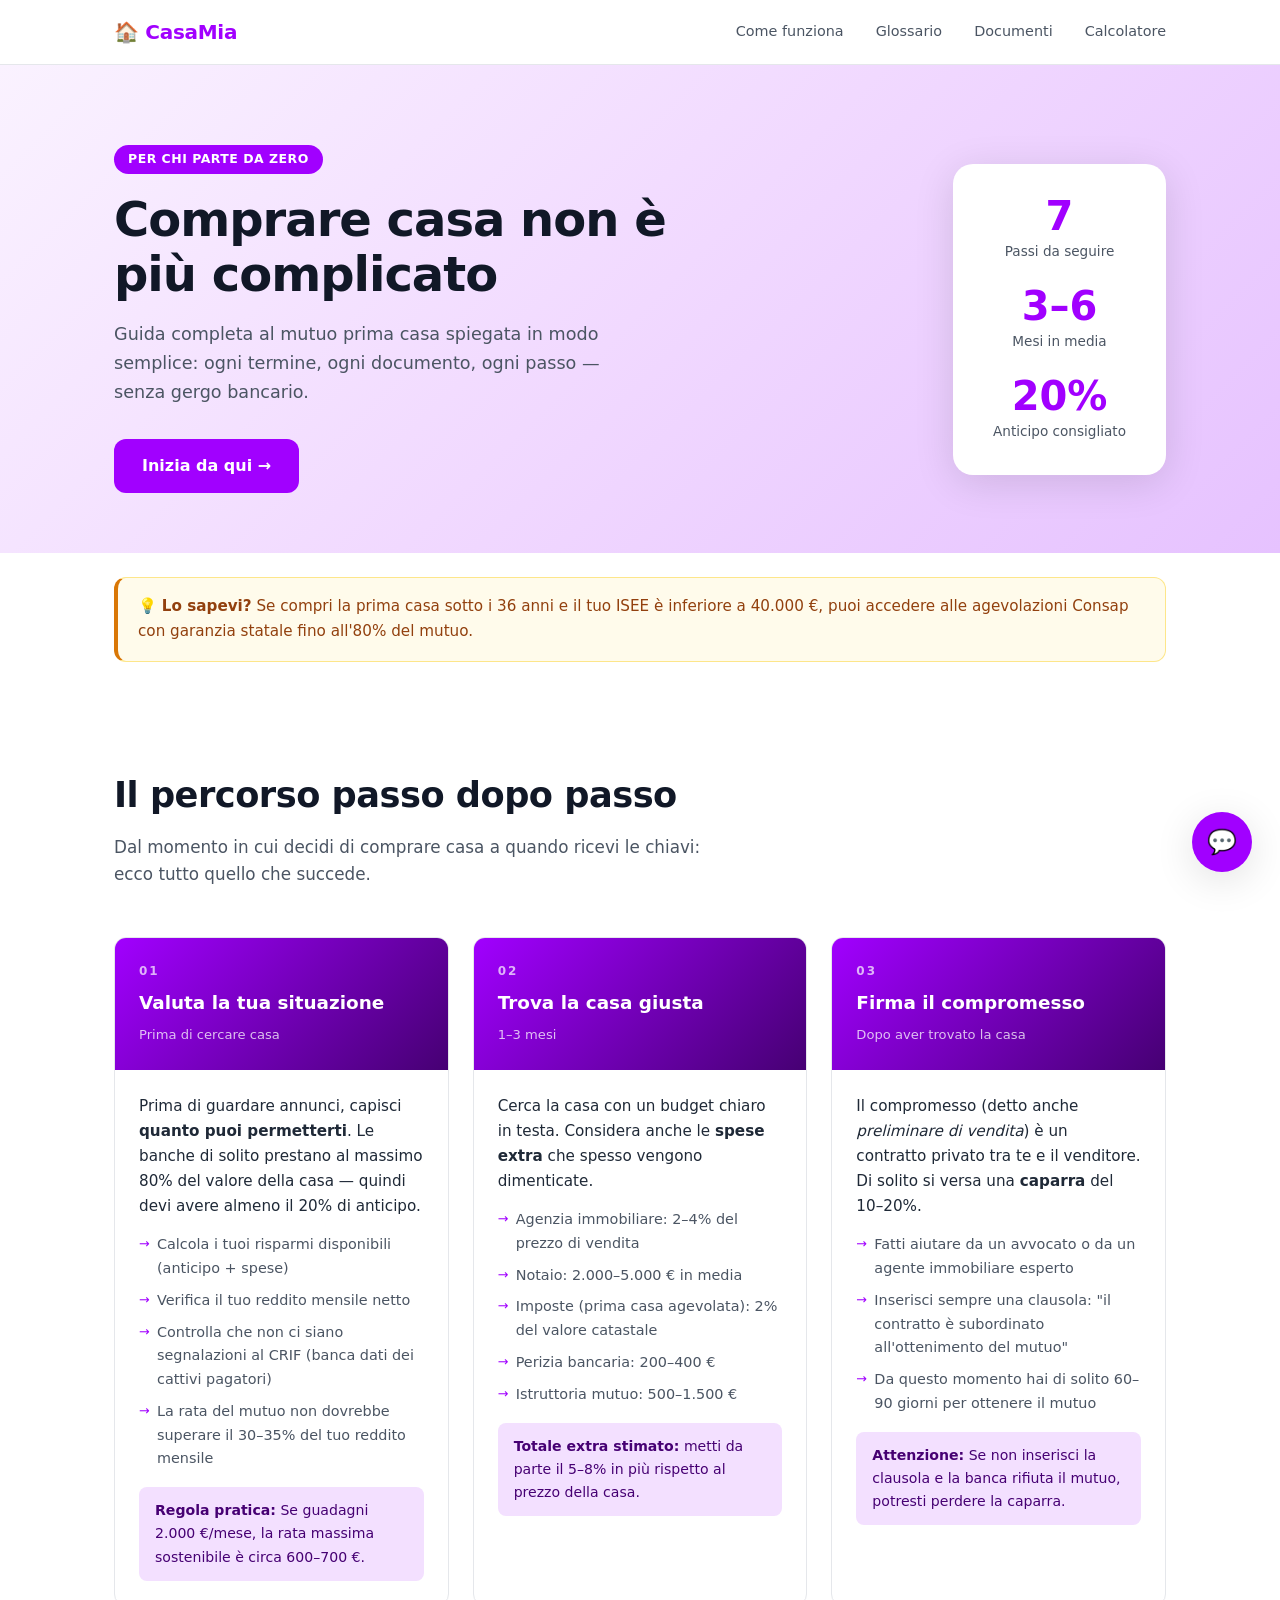
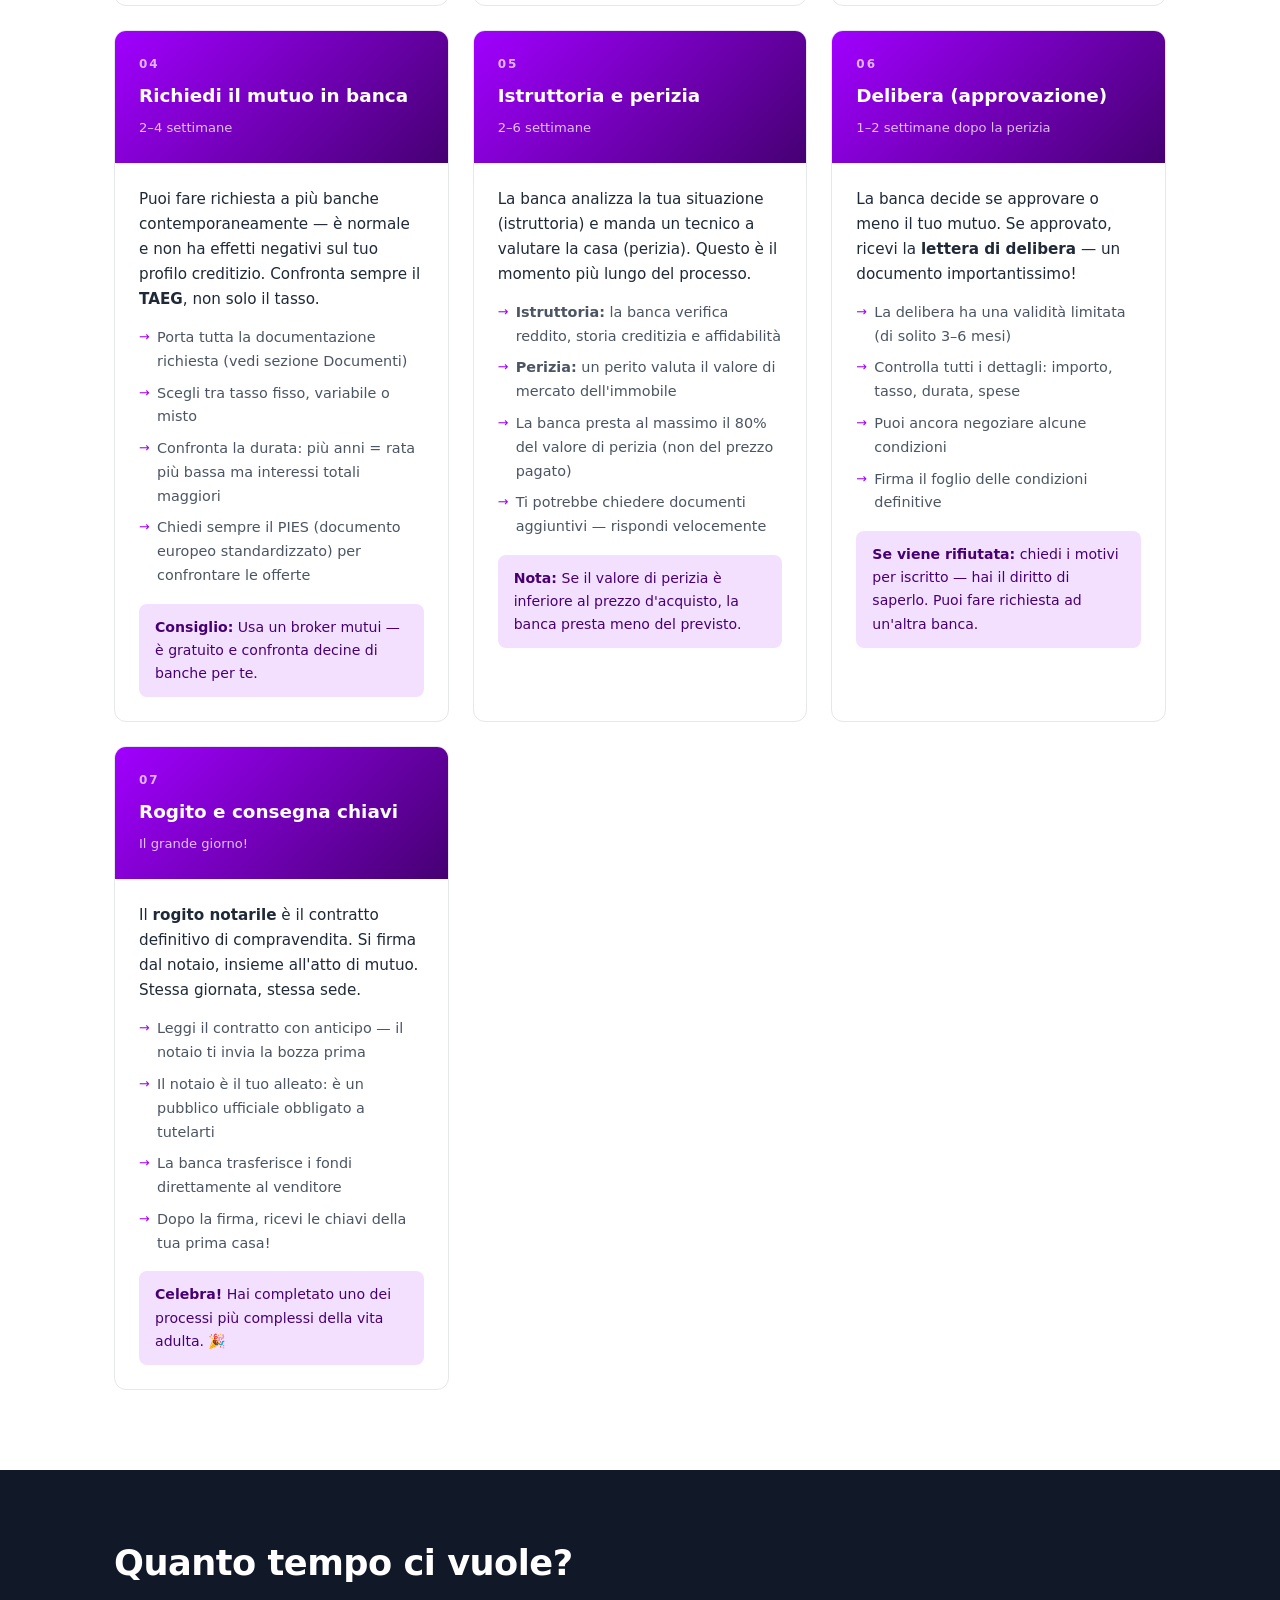
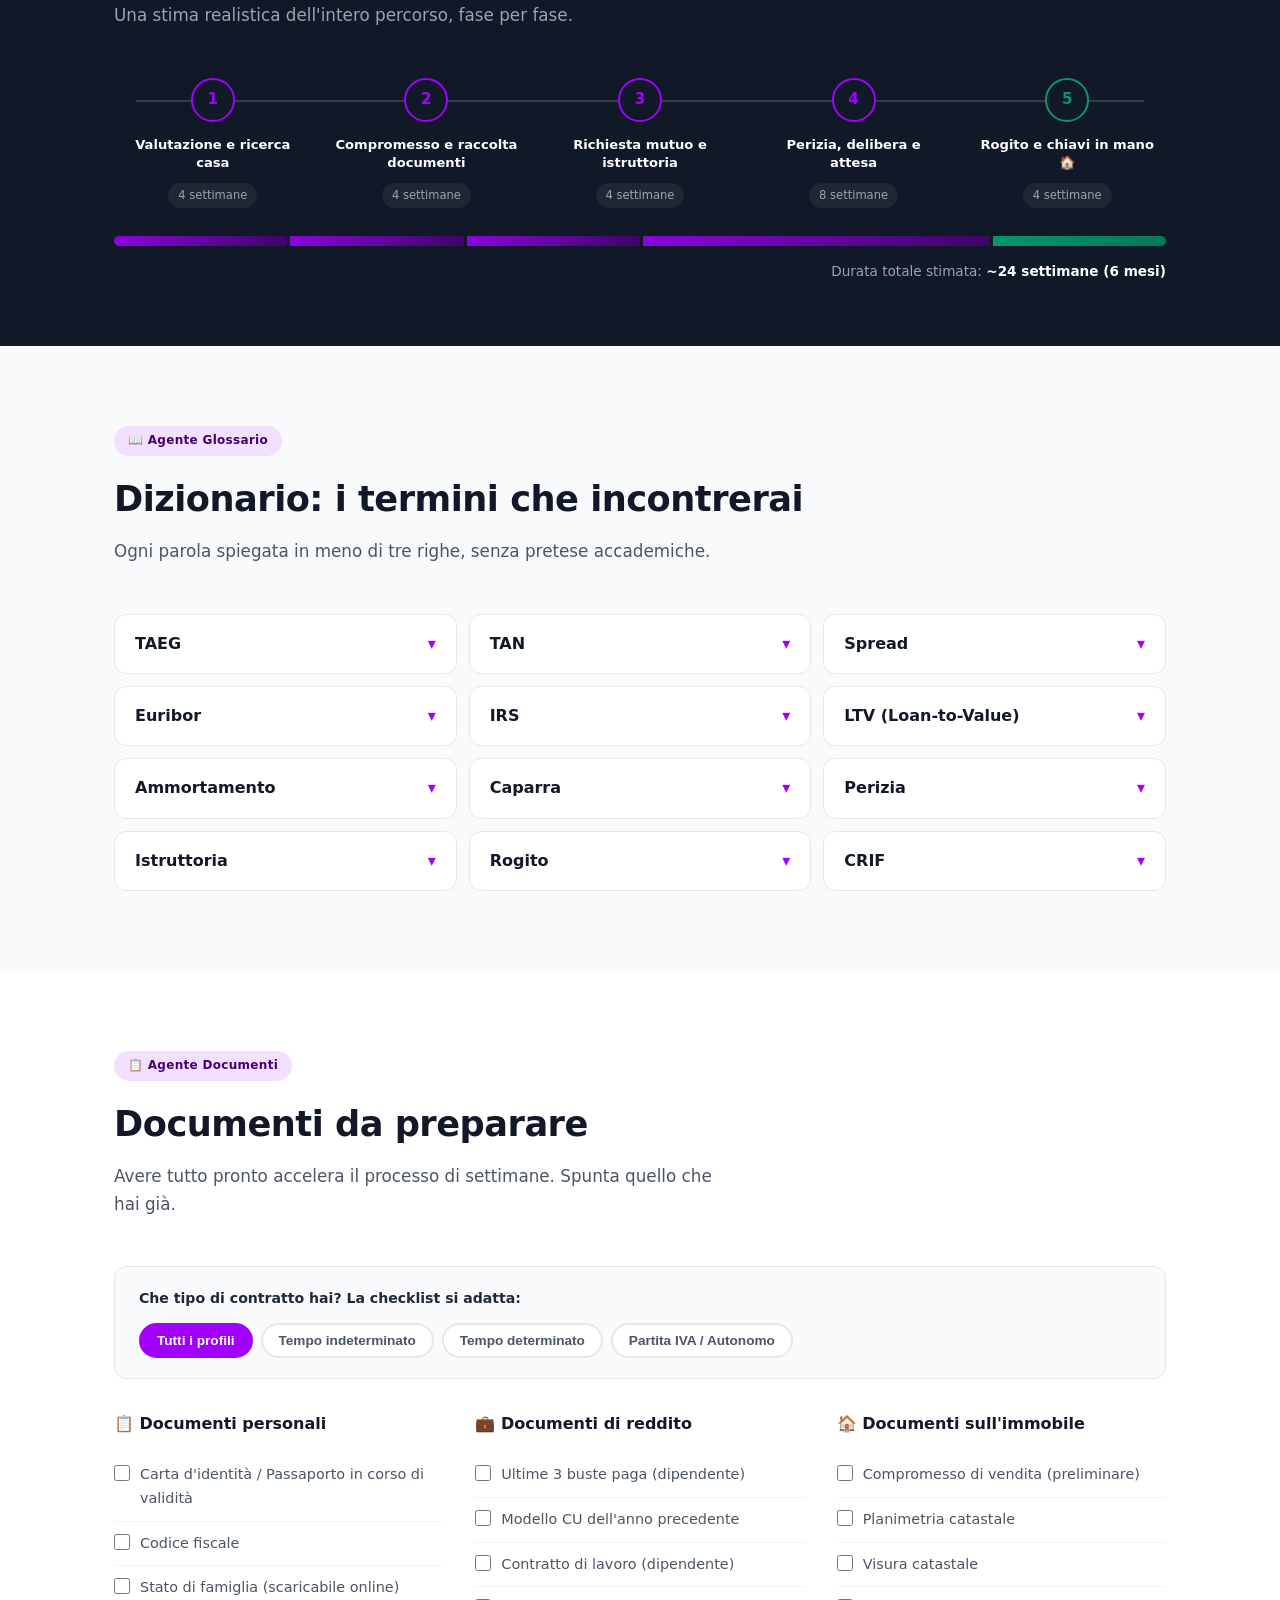
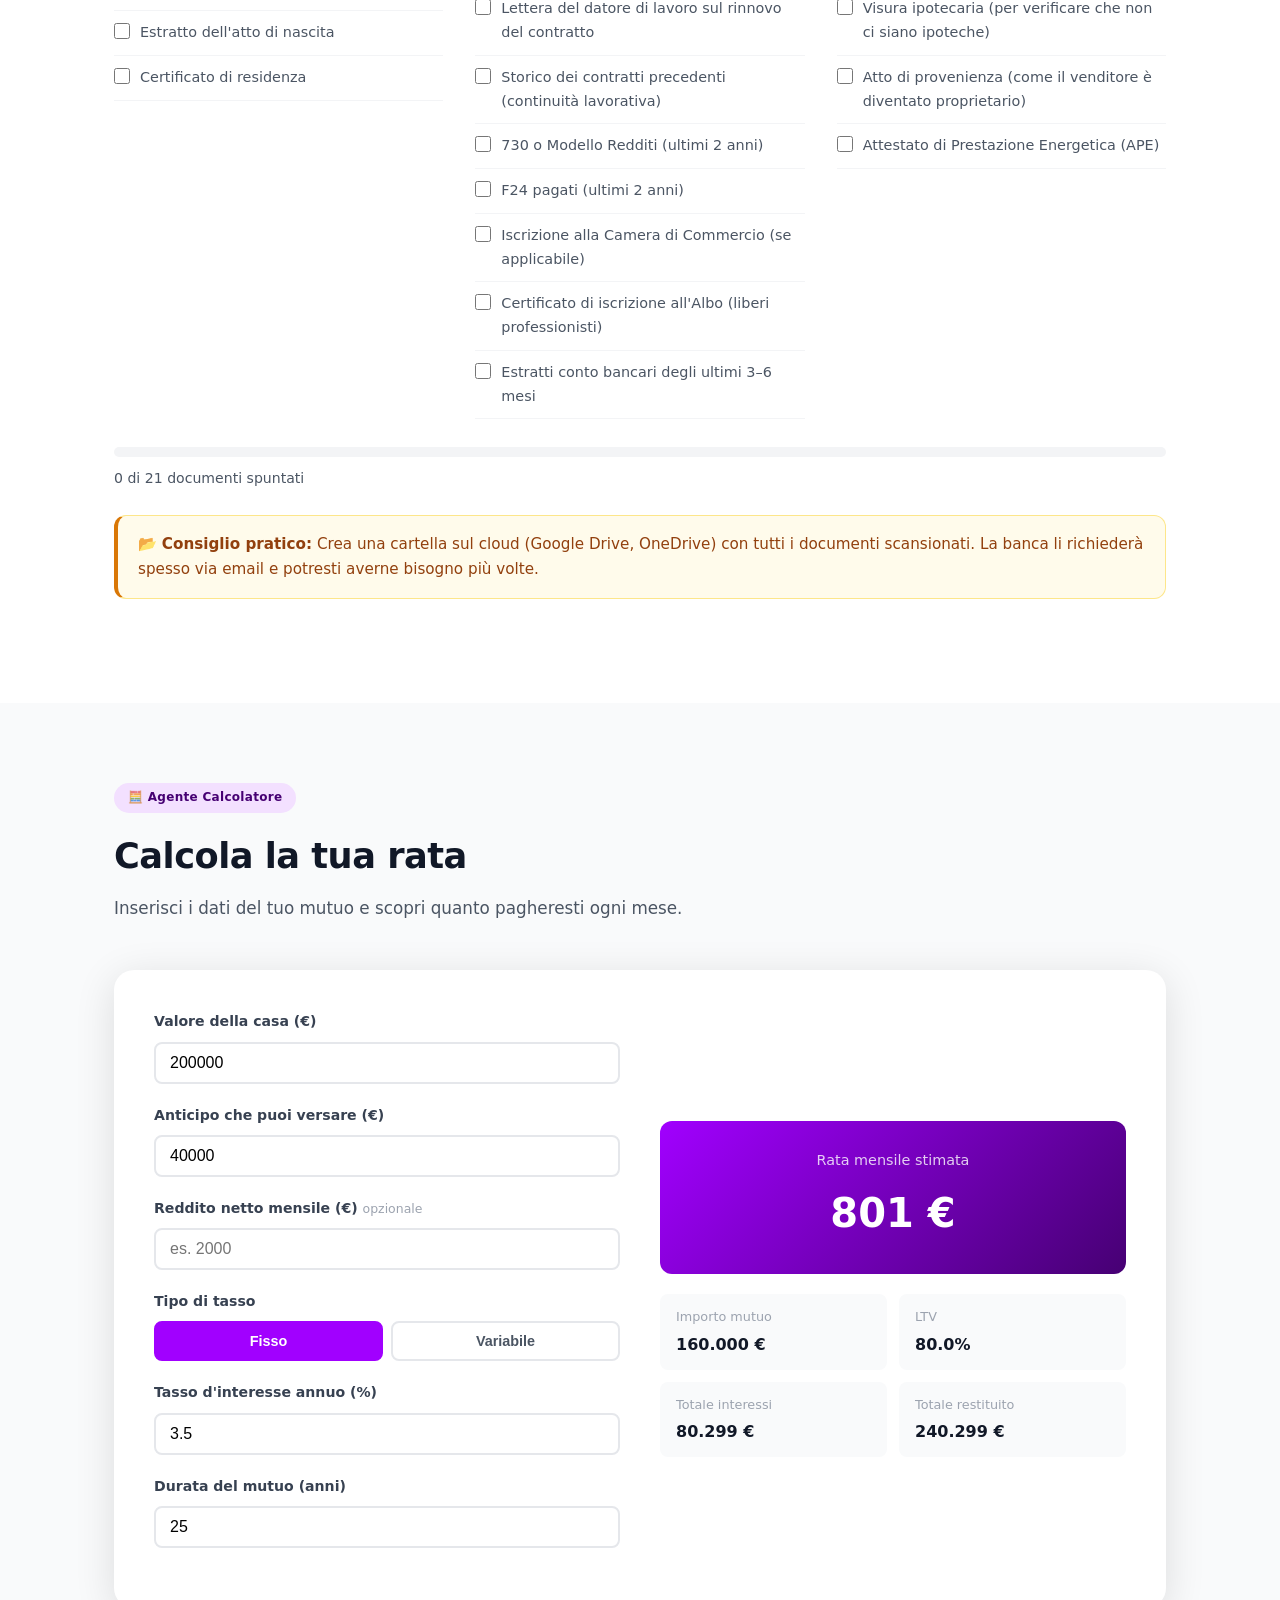
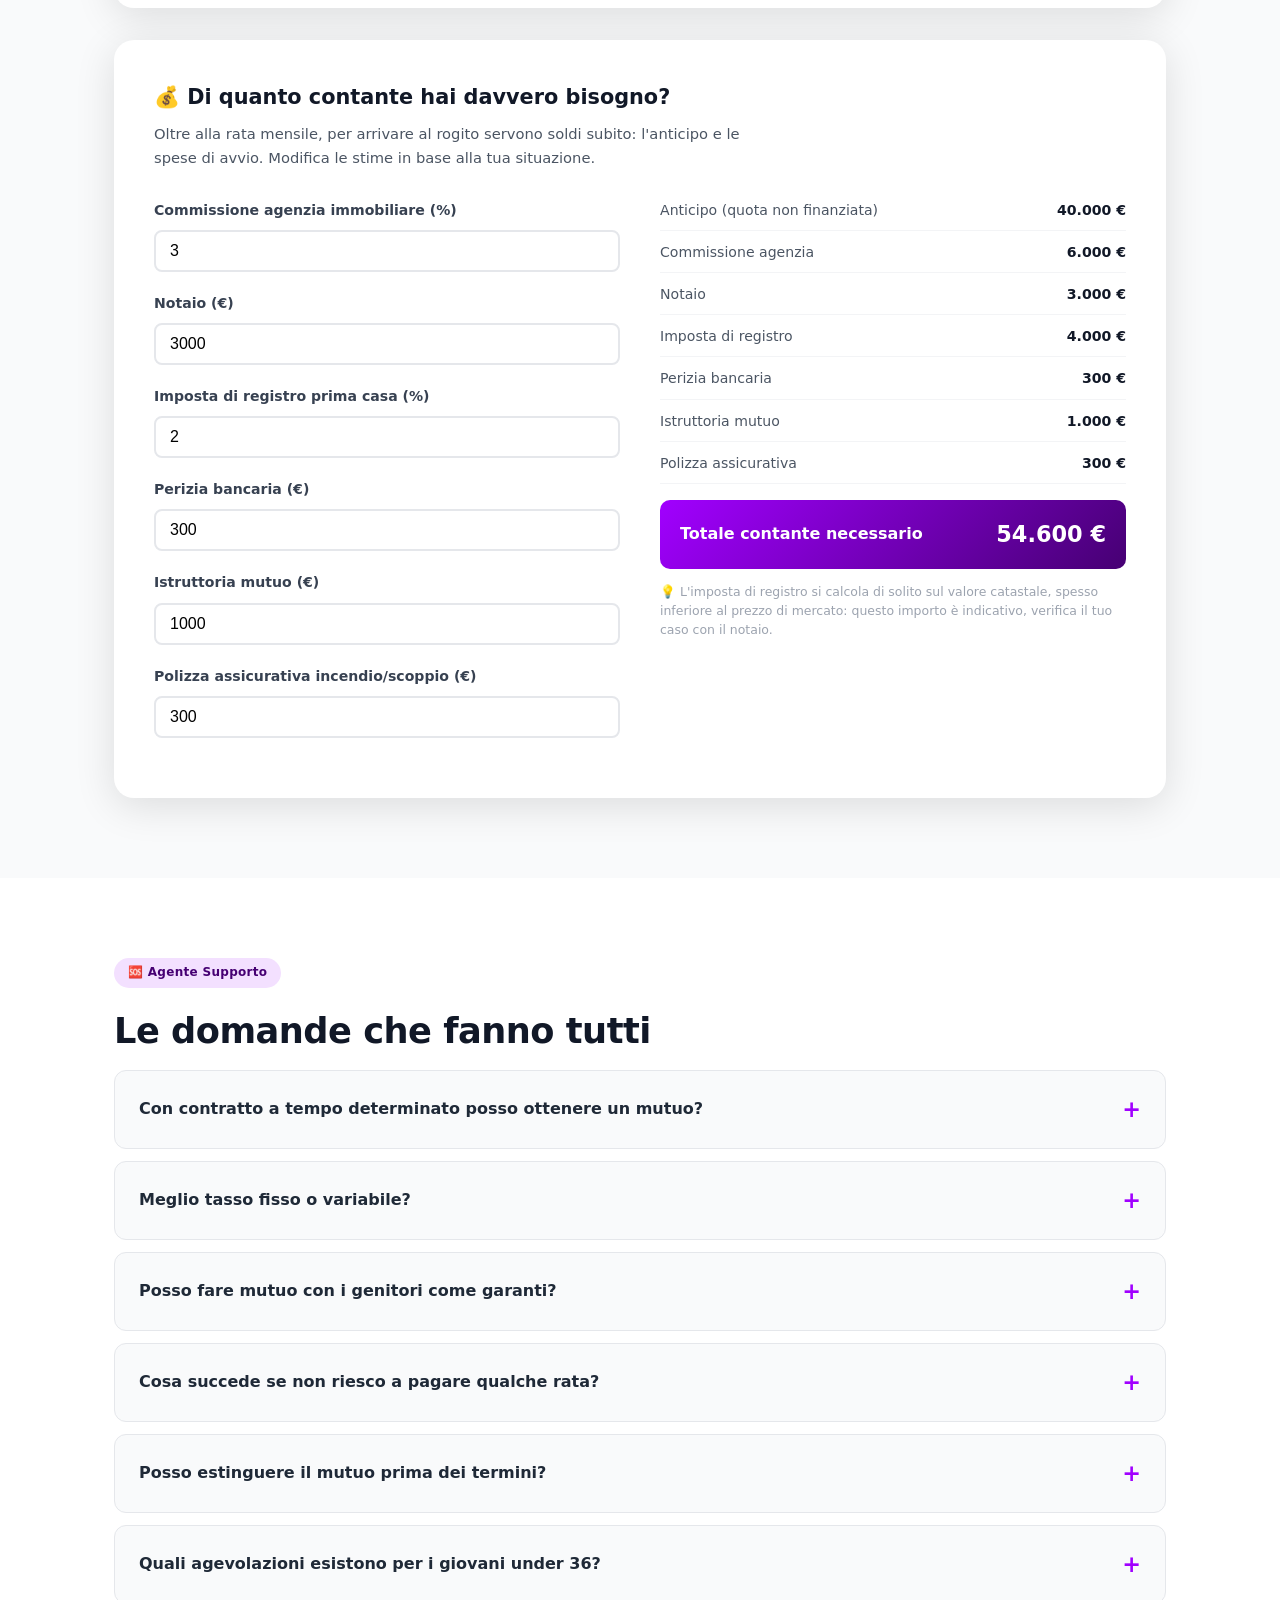
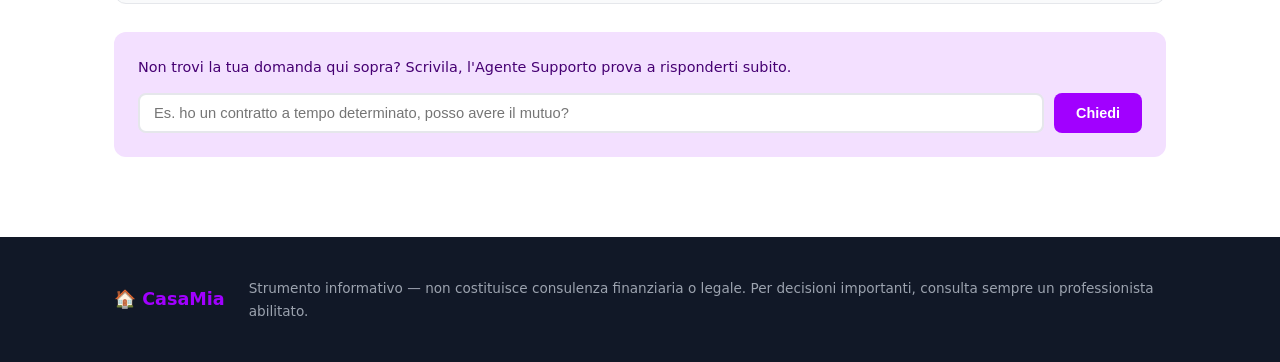
<file: app/index.html>
<!DOCTYPE html>
<html lang="it">
<head>
  <meta charset="UTF-8" />
  <meta name="viewport" content="width=device-width, initial-scale=1.0" />
  <title>CasaMia — Guida al Mutuo Prima Casa</title>
  <link rel="stylesheet" href="styles.css" />
</head>
<body>

  <!-- HEADER -->
  <header class="site-header">
    <div class="container header-inner">
      <div class="logo">🏠 CasaMia</div>
      <nav class="main-nav">
        <a href="#steps">Come funziona</a>
        <a href="#glossary">Glossario</a>
        <a href="#documents">Documenti</a>
        <a href="#calculator">Calcolatore</a>
      </nav>
    </div>
  </header>

  <!-- HERO -->
  <section class="hero">
    <div class="container hero-inner">
      <div class="hero-text">
        <span class="hero-badge">Per chi parte da zero</span>
        <h1>Comprare casa non è<br>più complicato</h1>
        <p class="hero-sub">Guida completa al mutuo prima casa spiegata in modo semplice: ogni termine, ogni documento, ogni passo — senza gergo bancario.</p>
        <a href="#steps" class="btn btn-primary">Inizia da qui →</a>
      </div>
      <div class="hero-card">
        <div class="mini-stats">
          <div class="mini-stat"><span class="stat-num">7</span><span class="stat-label">Passi da seguire</span></div>
          <div class="mini-stat"><span class="stat-num">3–6</span><span class="stat-label">Mesi in media</span></div>
          <div class="mini-stat"><span class="stat-num">20%</span><span class="stat-label">Anticipo consigliato</span></div>
        </div>
      </div>
    </div>
  </section>

  <!-- ALERT INFO -->
  <div class="container">
    <div class="info-banner">
      💡 <strong>Lo sapevi?</strong> Se compri la prima casa sotto i 36 anni e il tuo ISEE è inferiore a 40.000 €, puoi accedere alle agevolazioni Consap con garanzia statale fino all'80% del mutuo.
    </div>
  </div>

  <!-- STEP-BY-STEP -->
  <section id="steps" class="section">
    <div class="container">
      <h2 class="section-title">Il percorso passo dopo passo</h2>
      <p class="section-sub">Dal momento in cui decidi di comprare casa a quando ricevi le chiavi: ecco tutto quello che succede.</p>

      <div class="steps-grid">

        <article class="step-card" data-step="1">
          <div class="step-header">
            <div class="step-num">01</div>
            <h3>Valuta la tua situazione</h3>
            <div class="step-time">Prima di cercare casa</div>
          </div>
          <div class="step-body">
            <p>Prima di guardare annunci, capisci <strong>quanto puoi permetterti</strong>. Le banche di solito prestano al massimo 80% del valore della casa — quindi devi avere almeno il 20% di anticipo.</p>
            <ul>
              <li>Calcola i tuoi risparmi disponibili (anticipo + spese)</li>
              <li>Verifica il tuo reddito mensile netto</li>
              <li>Controlla che non ci siano segnalazioni al CRIF (banca dati dei cattivi pagatori)</li>
              <li>La rata del mutuo non dovrebbe superare il 30–35% del tuo reddito mensile</li>
            </ul>
            <div class="tip-box">
              <strong>Regola pratica:</strong> Se guadagni 2.000 €/mese, la rata massima sostenibile è circa 600–700 €.
            </div>
          </div>
        </article>

        <article class="step-card" data-step="2">
          <div class="step-header">
            <div class="step-num">02</div>
            <h3>Trova la casa giusta</h3>
            <div class="step-time">1–3 mesi</div>
          </div>
          <div class="step-body">
            <p>Cerca la casa con un budget chiaro in testa. Considera anche le <strong>spese extra</strong> che spesso vengono dimenticate.</p>
            <ul>
              <li>Agenzia immobiliare: 2–4% del prezzo di vendita</li>
              <li>Notaio: 2.000–5.000 € in media</li>
              <li>Imposte (prima casa agevolata): 2% del valore catastale</li>
              <li>Perizia bancaria: 200–400 €</li>
              <li>Istruttoria mutuo: 500–1.500 €</li>
            </ul>
            <div class="tip-box">
              <strong>Totale extra stimato:</strong> metti da parte il 5–8% in più rispetto al prezzo della casa.
            </div>
          </div>
        </article>

        <article class="step-card" data-step="3">
          <div class="step-header">
            <div class="step-num">03</div>
            <h3>Firma il compromesso</h3>
            <div class="step-time">Dopo aver trovato la casa</div>
          </div>
          <div class="step-body">
            <p>Il compromesso (detto anche <em>preliminare di vendita</em>) è un contratto privato tra te e il venditore. Di solito si versa una <strong>caparra</strong> del 10–20%.</p>
            <ul>
              <li>Fatti aiutare da un avvocato o da un agente immobiliare esperto</li>
              <li>Inserisci sempre una clausola: "il contratto è subordinato all'ottenimento del mutuo"</li>
              <li>Da questo momento hai di solito 60–90 giorni per ottenere il mutuo</li>
            </ul>
            <div class="tip-box">
              <strong>Attenzione:</strong> Se non inserisci la clausola e la banca rifiuta il mutuo, potresti perdere la caparra.
            </div>
          </div>
        </article>

        <article class="step-card" data-step="4">
          <div class="step-header">
            <div class="step-num">04</div>
            <h3>Richiedi il mutuo in banca</h3>
            <div class="step-time">2–4 settimane</div>
          </div>
          <div class="step-body">
            <p>Puoi fare richiesta a più banche contemporaneamente — è normale e non ha effetti negativi sul tuo profilo creditizio. Confronta sempre il <strong>TAEG</strong>, non solo il tasso.</p>
            <ul>
              <li>Porta tutta la documentazione richiesta (vedi sezione Documenti)</li>
              <li>Scegli tra tasso fisso, variabile o misto</li>
              <li>Confronta la durata: più anni = rata più bassa ma interessi totali maggiori</li>
              <li>Chiedi sempre il PIES (documento europeo standardizzato) per confrontare le offerte</li>
            </ul>
            <div class="tip-box">
              <strong>Consiglio:</strong> Usa un broker mutui — è gratuito e confronta decine di banche per te.
            </div>
          </div>
        </article>

        <article class="step-card" data-step="5">
          <div class="step-header">
            <div class="step-num">05</div>
            <h3>Istruttoria e perizia</h3>
            <div class="step-time">2–6 settimane</div>
          </div>
          <div class="step-body">
            <p>La banca analizza la tua situazione (istruttoria) e manda un tecnico a valutare la casa (perizia). Questo è il momento più lungo del processo.</p>
            <ul>
              <li><strong>Istruttoria:</strong> la banca verifica reddito, storia creditizia e affidabilità</li>
              <li><strong>Perizia:</strong> un perito valuta il valore di mercato dell'immobile</li>
              <li>La banca presta al massimo il 80% del valore di perizia (non del prezzo pagato)</li>
              <li>Ti potrebbe chiedere documenti aggiuntivi — rispondi velocemente</li>
            </ul>
            <div class="tip-box">
              <strong>Nota:</strong> Se il valore di perizia è inferiore al prezzo d'acquisto, la banca presta meno del previsto.
            </div>
          </div>
        </article>

        <article class="step-card" data-step="6">
          <div class="step-header">
            <div class="step-num">06</div>
            <h3>Delibera (approvazione)</h3>
            <div class="step-time">1–2 settimane dopo la perizia</div>
          </div>
          <div class="step-body">
            <p>La banca decide se approvare o meno il tuo mutuo. Se approvato, ricevi la <strong>lettera di delibera</strong> — un documento importantissimo!</p>
            <ul>
              <li>La delibera ha una validità limitata (di solito 3–6 mesi)</li>
              <li>Controlla tutti i dettagli: importo, tasso, durata, spese</li>
              <li>Puoi ancora negoziare alcune condizioni</li>
              <li>Firma il foglio delle condizioni definitive</li>
            </ul>
            <div class="tip-box">
              <strong>Se viene rifiutata:</strong> chiedi i motivi per iscritto — hai il diritto di saperlo. Puoi fare richiesta ad un'altra banca.
            </div>
          </div>
        </article>

        <article class="step-card" data-step="7">
          <div class="step-header">
            <div class="step-num">07</div>
            <h3>Rogito e consegna chiavi</h3>
            <div class="step-time">Il grande giorno!</div>
          </div>
          <div class="step-body">
            <p>Il <strong>rogito notarile</strong> è il contratto definitivo di compravendita. Si firma dal notaio, insieme all'atto di mutuo. Stessa giornata, stessa sede.</p>
            <ul>
              <li>Leggi il contratto con anticipo — il notaio ti invia la bozza prima</li>
              <li>Il notaio è il tuo alleato: è un pubblico ufficiale obbligato a tutelarti</li>
              <li>La banca trasferisce i fondi direttamente al venditore</li>
              <li>Dopo la firma, ricevi le chiavi della tua prima casa!</li>
            </ul>
            <div class="tip-box">
              <strong>Celebra!</strong> Hai completato uno dei processi più complessi della vita adulta. 🎉
            </div>
          </div>
        </article>

      </div>
    </div>
  </section>

  <!-- TIMELINE VISUAL (stile Gantt) -->
  <section class="timeline-section">
    <div class="container">
      <h2 class="section-title">Quanto tempo ci vuole?</h2>
      <p class="section-sub" style="color: var(--gray-400);">Una stima realistica dell'intero percorso, fase per fase.</p>

      <div class="journey">
        <div class="journey-steps">
          <div class="journey-step">
            <div class="journey-step-num">1</div>
            <h4>Valutazione e ricerca casa</h4>
            <span class="journey-duration">4 settimane</span>
          </div>
          <div class="journey-step">
            <div class="journey-step-num">2</div>
            <h4>Compromesso e raccolta documenti</h4>
            <span class="journey-duration">4 settimane</span>
          </div>
          <div class="journey-step">
            <div class="journey-step-num">3</div>
            <h4>Richiesta mutuo e istruttoria</h4>
            <span class="journey-duration">4 settimane</span>
          </div>
          <div class="journey-step">
            <div class="journey-step-num">4</div>
            <h4>Perizia, delibera e attesa</h4>
            <span class="journey-duration">8 settimane</span>
          </div>
          <div class="journey-step journey-step-final">
            <div class="journey-step-num">5</div>
            <h4>Rogito e chiavi in mano 🏠</h4>
            <span class="journey-duration">4 settimane</span>
          </div>
        </div>

        <div class="journey-bar">
          <div class="journey-seg" style="width:16.667%"></div>
          <div class="journey-seg" style="width:16.667%"></div>
          <div class="journey-seg" style="width:16.667%"></div>
          <div class="journey-seg" style="width:33.333%"></div>
          <div class="journey-seg journey-seg-final" style="width:16.667%"></div>
        </div>

        <div class="journey-total">Durata totale stimata: <strong>~24 settimane (6 mesi)</strong></div>
      </div>
    </div>
  </section>

  <!-- GLOSSARY -->
  <section id="glossary" class="section section-alt">
    <div class="container">
      <span class="section-agent-badge">📖 Agente Glossario</span>
      <h2 class="section-title">Dizionario: i termini che incontrerai</h2>
      <p class="section-sub">Ogni parola spiegata in meno di tre righe, senza pretese accademiche.</p>
      <div class="glossary-grid">
        <div class="glossary-item" onclick="this.classList.toggle('open')">
          <div class="g-term">TAEG <span class="g-arrow">▾</span></div>
          <div class="g-def">Tasso Annuo Effettivo Globale. È il <strong>costo totale reale</strong> del mutuo in percentuale, incluse tutte le spese. Usalo sempre per confrontare le offerte — non il TAN.</div>
        </div>
        <div class="glossary-item" onclick="this.classList.toggle('open')">
          <div class="g-term">TAN <span class="g-arrow">▾</span></div>
          <div class="g-def">Tasso Annuo Nominale. È solo il tasso d'interesse "puro", senza considerare le commissioni. Il TAEG è più utile per il confronto reale.</div>
        </div>
        <div class="glossary-item" onclick="this.classList.toggle('open')">
          <div class="g-term">Spread <span class="g-arrow">▾</span></div>
          <div class="g-def">Il "guadagno" della banca: una percentuale fissa che la banca aggiunge al tasso base di mercato (Euribor o IRS). Più basso è lo spread, meglio è per te.</div>
        </div>
        <div class="glossary-item" onclick="this.classList.toggle('open')">
          <div class="g-term">Euribor <span class="g-arrow">▾</span></div>
          <div class="g-def">Il tasso interbancario europeo di riferimento. I mutui a <em>tasso variabile</em> si basano su questo indice — se sale, sale anche la tua rata.</div>
        </div>
        <div class="glossary-item" onclick="this.classList.toggle('open')">
          <div class="g-term">IRS <span class="g-arrow">▾</span></div>
          <div class="g-def">Interest Rate Swap. È il tasso di riferimento per i mutui a <em>tasso fisso</em>. Non cambia nel tempo come l'Euribor.</div>
        </div>
        <div class="glossary-item" onclick="this.classList.toggle('open')">
          <div class="g-term">LTV (Loan-to-Value) <span class="g-arrow">▾</span></div>
          <div class="g-def">Il rapporto tra il prestito richiesto e il valore dell'immobile. Se la casa vale 200.000 € e chiedi 160.000 €, l'LTV è l'80%. Più basso è l'LTV, più favorevoli sono le condizioni.</div>
        </div>
        <div class="glossary-item" onclick="this.classList.toggle('open')">
          <div class="g-term">Ammortamento <span class="g-arrow">▾</span></div>
          <div class="g-def">Il piano di rimborso del mutuo nel tempo. Ogni rata include una quota di capitale (che restituisci) e una quota di interessi. All'inizio gli interessi pesano di più.</div>
        </div>
        <div class="glossary-item" onclick="this.classList.toggle('open')">
          <div class="g-term">Caparra <span class="g-arrow">▾</span></div>
          <div class="g-def">Una somma che versi al venditore quando firmi il compromesso come "pegno" dell'accordo. Se tu ti ritiri, la perdi. Se il venditore si ritira, ti restituisce il doppio.</div>
        </div>
        <div class="glossary-item" onclick="this.classList.toggle('open')">
          <div class="g-term">Perizia <span class="g-arrow">▾</span></div>
          <div class="g-def">La valutazione ufficiale del valore della casa fatta da un tecnico incaricato dalla banca. Determina l'importo massimo che la banca ti presta.</div>
        </div>
        <div class="glossary-item" onclick="this.classList.toggle('open')">
          <div class="g-term">Istruttoria <span class="g-arrow">▾</span></div>
          <div class="g-def">L'analisi che la banca fa su di te: reddito, storia creditizia, stabilità lavorativa. È il processo che porta alla delibera (approvazione o rifiuto).</div>
        </div>
        <div class="glossary-item" onclick="this.classList.toggle('open')">
          <div class="g-term">Rogito <span class="g-arrow">▾</span></div>
          <div class="g-def">Il contratto definitivo di compravendita firmato dal notaio. È il momento in cui diventi ufficialmente proprietario della casa.</div>
        </div>
        <div class="glossary-item" onclick="this.classList.toggle('open')">
          <div class="g-term">CRIF <span class="g-arrow">▾</span></div>
          <div class="g-def">Una banca dati che raccoglie la storia creditizia degli italiani. Se hai avuto ritardi nei pagamenti o prestiti insoluti, la banca lo vede qui. Puoi richiedere il tuo report gratuitamente.</div>
        </div>
      </div>
    </div>
  </section>

  <!-- DOCUMENTS -->
  <section id="documents" class="section">
    <div class="container">
      <span class="section-agent-badge">📋 Agente Documenti</span>
      <h2 class="section-title">Documenti da preparare</h2>
      <p class="section-sub">Avere tutto pronto accelera il processo di settimane. Spunta quello che hai già.</p>

      <div class="profile-selector">
        <span class="profile-selector-label">Che tipo di contratto hai? La checklist si adatta:</span>
        <div class="profile-buttons">
          <button type="button" class="profile-btn active" data-profile="tutti" onclick="filterDocsByProfile('tutti')">Tutti i profili</button>
          <button type="button" class="profile-btn" data-profile="indeterminato" onclick="filterDocsByProfile('indeterminato')">Tempo indeterminato</button>
          <button type="button" class="profile-btn" data-profile="determinato" onclick="filterDocsByProfile('determinato')">Tempo determinato</button>
          <button type="button" class="profile-btn" data-profile="autonomo" onclick="filterDocsByProfile('autonomo')">Partita IVA / Autonomo</button>
        </div>
      </div>

      <div class="docs-grid">
        <div class="docs-col">
          <h3 class="docs-cat">📋 Documenti personali</h3>
          <label class="doc-item"><input type="checkbox" /> Carta d'identità / Passaporto in corso di validità</label>
          <label class="doc-item"><input type="checkbox" /> Codice fiscale</label>
          <label class="doc-item"><input type="checkbox" /> Stato di famiglia (scaricabile online)</label>
          <label class="doc-item"><input type="checkbox" /> Estratto dell'atto di nascita</label>
          <label class="doc-item"><input type="checkbox" /> Certificato di residenza</label>
        </div>
        <div class="docs-col">
          <h3 class="docs-cat">💼 Documenti di reddito</h3>
          <label class="doc-item" data-profiles="indeterminato determinato"><input type="checkbox" /> Ultime 3 buste paga (dipendente)</label>
          <label class="doc-item" data-profiles="indeterminato determinato"><input type="checkbox" /> Modello CU dell'anno precedente</label>
          <label class="doc-item" data-profiles="indeterminato determinato"><input type="checkbox" /> Contratto di lavoro (dipendente)</label>
          <label class="doc-item" data-profiles="determinato"><input type="checkbox" /> Lettera del datore di lavoro sul rinnovo del contratto</label>
          <label class="doc-item" data-profiles="determinato"><input type="checkbox" /> Storico dei contratti precedenti (continuità lavorativa)</label>
          <label class="doc-item" data-profiles="autonomo"><input type="checkbox" /> 730 o Modello Redditi (ultimi 2 anni)</label>
          <label class="doc-item" data-profiles="autonomo"><input type="checkbox" /> F24 pagati (ultimi 2 anni)</label>
          <label class="doc-item" data-profiles="autonomo"><input type="checkbox" /> Iscrizione alla Camera di Commercio (se applicabile)</label>
          <label class="doc-item" data-profiles="autonomo"><input type="checkbox" /> Certificato di iscrizione all'Albo (liberi professionisti)</label>
          <label class="doc-item"><input type="checkbox" /> Estratti conto bancari degli ultimi 3–6 mesi</label>
        </div>
        <div class="docs-col">
          <h3 class="docs-cat">🏠 Documenti sull'immobile</h3>
          <label class="doc-item"><input type="checkbox" /> Compromesso di vendita (preliminare)</label>
          <label class="doc-item"><input type="checkbox" /> Planimetria catastale</label>
          <label class="doc-item"><input type="checkbox" /> Visura catastale</label>
          <label class="doc-item"><input type="checkbox" /> Visura ipotecaria (per verificare che non ci siano ipoteche)</label>
          <label class="doc-item"><input type="checkbox" /> Atto di provenienza (come il venditore è diventato proprietario)</label>
          <label class="doc-item"><input type="checkbox" /> Attestato di Prestazione Energetica (APE)</label>
        </div>
      </div>

      <div class="docs-progress">
        <div class="docs-progress-bar"><div class="docs-progress-fill" id="docsProgressFill" style="width:0%"></div></div>
        <p id="docsProgressText">0 di 16 documenti spuntati</p>
      </div>

      <div class="info-banner" style="margin-top: 1.5rem;">
        📂 <strong>Consiglio pratico:</strong> Crea una cartella sul cloud (Google Drive, OneDrive) con tutti i documenti scansionati. La banca li richiederà spesso via email e potresti averne bisogno più volte.
      </div>
    </div>
  </section>

  <!-- CALCULATOR -->
  <section id="calculator" class="section section-alt">
    <div class="container">
      <span class="section-agent-badge">🧮 Agente Calcolatore</span>
      <h2 class="section-title">Calcola la tua rata</h2>
      <p class="section-sub">Inserisci i dati del tuo mutuo e scopri quanto pagheresti ogni mese.</p>
      <div class="calc-wrapper">
        <div class="calc-inputs">
          <div class="calc-field">
            <label>Valore della casa (€)</label>
            <input type="number" id="houseValue" value="200000" oninput="calcRate(); calcCosts();" />
          </div>
          <div class="calc-field">
            <label>Anticipo che puoi versare (€)</label>
            <input type="number" id="downPayment" value="40000" oninput="calcRate(); calcCosts();" />
          </div>
          <div class="calc-field">
            <label>Reddito netto mensile (€) <span class="field-optional">opzionale</span></label>
            <input type="number" id="income" placeholder="es. 2000" oninput="calcRate()" />
          </div>
          <div class="calc-field">
            <label>Tipo di tasso</label>
            <div class="rate-type-toggle">
              <button type="button" class="rate-type-btn active" id="rateFixedBtn" onclick="setRateType('fisso')">Fisso</button>
              <button type="button" class="rate-type-btn" id="rateVariableBtn" onclick="setRateType('variabile')">Variabile</button>
            </div>
          </div>
          <div class="calc-field">
            <label>Tasso d'interesse annuo (%)</label>
            <input type="number" id="rate" value="3.5" step="0.1" oninput="calcRate()" />
          </div>
          <div class="calc-field">
            <label>Durata del mutuo (anni)</label>
            <input type="number" id="years" value="25" oninput="calcRate()" />
          </div>
        </div>
        <div class="calc-results">
          <div class="result-main">
            <span class="result-label" id="rateLabel">Rata mensile stimata</span>
            <span class="result-value" id="monthlyRate">—</span>
          </div>
          <div class="result-sub-grid">
            <div class="result-sub"><span>Importo mutuo</span><strong id="loanAmount">—</strong></div>
            <div class="result-sub"><span>LTV</span><strong id="ltvValue">—</strong></div>
            <div class="result-sub"><span>Totale interessi</span><strong id="totalInterest">—</strong></div>
            <div class="result-sub"><span>Totale restituito</span><strong id="totalPaid">—</strong></div>
          </div>
          <div id="ltvWarning" class="ltv-warning" style="display:none;">
            ⚠️ L'LTV supera l'80% — molte banche richiedono un anticipo maggiore o una garanzia aggiuntiva.
          </div>
          <div id="sustainabilityBadge" class="sustainability-badge" style="display:none;"></div>
          <div id="rateScenario" class="rate-scenario" style="display:none;">
            <p class="rate-scenario-title">📉📈 Con un tasso variabile, la rata cambia se cambia l'Euribor. Ecco come varierebbe la tua:</p>
            <div class="rate-scenario-grid">
              <div class="rate-scenario-item"><span>Se scende -1%</span><strong id="scenarioDown">—</strong></div>
              <div class="rate-scenario-item rate-scenario-current"><span>Tasso attuale</span><strong id="scenarioCurrent">—</strong></div>
              <div class="rate-scenario-item"><span>Se sale +1%</span><strong id="scenarioUp1">—</strong></div>
              <div class="rate-scenario-item"><span>Se sale +2%</span><strong id="scenarioUp2">—</strong></div>
            </div>
          </div>
        </div>
      </div>

      <div class="costs-wrapper">
        <h3 class="costs-title">💰 Di quanto contante hai davvero bisogno?</h3>
        <p class="costs-sub">Oltre alla rata mensile, per arrivare al rogito servono soldi subito: l'anticipo e le spese di avvio. Modifica le stime in base alla tua situazione.</p>

        <div class="costs-grid">
          <div class="costs-inputs">
            <div class="calc-field">
              <label>Commissione agenzia immobiliare (%)</label>
              <input type="number" id="agencyPct" value="3" step="0.5" oninput="calcCosts()" />
            </div>
            <div class="calc-field">
              <label>Notaio (€)</label>
              <input type="number" id="notaryFee" value="3000" oninput="calcCosts()" />
            </div>
            <div class="calc-field">
              <label>Imposta di registro prima casa (%)</label>
              <input type="number" id="registryPct" value="2" step="0.5" oninput="calcCosts()" />
            </div>
            <div class="calc-field">
              <label>Perizia bancaria (€)</label>
              <input type="number" id="surveyFee" value="300" oninput="calcCosts()" />
            </div>
            <div class="calc-field">
              <label>Istruttoria mutuo (€)</label>
              <input type="number" id="underwritingFee" value="1000" oninput="calcCosts()" />
            </div>
            <div class="calc-field">
              <label>Polizza assicurativa incendio/scoppio (€)</label>
              <input type="number" id="insuranceFee" value="300" oninput="calcCosts()" />
            </div>
          </div>

          <div class="costs-results">
            <div class="costs-breakdown">
              <div class="costs-line"><span>Anticipo (quota non finanziata)</span><strong id="costDown">—</strong></div>
              <div class="costs-line"><span>Commissione agenzia</span><strong id="costAgency">—</strong></div>
              <div class="costs-line"><span>Notaio</span><strong id="costNotary">—</strong></div>
              <div class="costs-line"><span>Imposta di registro</span><strong id="costRegistry">—</strong></div>
              <div class="costs-line"><span>Perizia bancaria</span><strong id="costSurvey">—</strong></div>
              <div class="costs-line"><span>Istruttoria mutuo</span><strong id="costUnderwriting">—</strong></div>
              <div class="costs-line"><span>Polizza assicurativa</span><strong id="costInsurance">—</strong></div>
            </div>
            <div class="costs-total">
              <span>Totale contante necessario</span>
              <strong id="costTotal">—</strong>
            </div>
            <p class="costs-note">💡 L'imposta di registro si calcola di solito sul valore catastale, spesso inferiore al prezzo di mercato: questo importo è indicativo, verifica il tuo caso con il notaio.</p>
          </div>
        </div>
      </div>
    </div>
  </section>

  <!-- FAQ -->
  <section id="faq" class="section">
    <div class="container">
      <span class="section-agent-badge">🆘 Agente Supporto</span>
      <h2 class="section-title">Le domande che fanno tutti</h2>
      <div class="faq-list">
        <details class="faq-item">
          <summary>Con contratto a tempo determinato posso ottenere un mutuo?</summary>
          <p>Sì, ma è più difficile. Alcune banche lo concedono se hai una storia lavorativa stabile e un buon risparmio. Conviene rivolgersi a un broker mutui che conosce gli istituti più flessibili.</p>
        </details>
        <details class="faq-item">
          <summary>Meglio tasso fisso o variabile?</summary>
          <p>Il tasso fisso ti dà certezza: sai esattamente quanto pagherai per tutta la durata. Il variabile parte generalmente più basso ma può salire. Per chi vuole dormire sereno e ha un budget preciso, il fisso è più sicuro. Il variabile è interessante se pensi di estinguere il mutuo in anticipo.</p>
        </details>
        <details class="faq-item">
          <summary>Posso fare mutuo con i genitori come garanti?</summary>
          <p>Sì, è comune per i giovani. I genitori diventano <em>fidejussori</em>: si impegnano a pagare al tuo posto se tu non puoi. La banca valuterà anche la loro situazione finanziaria.</p>
        </details>
        <details class="faq-item">
          <summary>Cosa succede se non riesco a pagare qualche rata?</summary>
          <p>Contatta subito la banca — non aspettare. Esistono strumenti come la sospensione delle rate (Fondo di Solidarietà) per chi perde il lavoro. Ignorare il problema porta alla segnalazione al CRIF e, nei casi peggiori, all'ipoteca esecutiva.</p>
        </details>
        <details class="faq-item">
          <summary>Posso estinguere il mutuo prima dei termini?</summary>
          <p>Sì. Per i mutui sulla prima casa a tasso variabile, per legge non ci sono penali. Per quelli a tasso fisso, può esserci una piccola penale (max 2%). Conviene se hai liquidità extra e i tassi sono saliti.</p>
        </details>
        <details class="faq-item">
          <summary>Quali agevolazioni esistono per i giovani under 36?</summary>
          <p>Se hai meno di 36 anni e ISEE sotto 40.000 €: esenzione dall'imposta di registro, ipotecaria e catastale, e la garanzia statale Consap che copre fino all'80% del mutuo. Verifica sempre le condizioni aggiornate sul sito del Ministero dell'Economia.</p>
        </details>
      </div>

      <div class="inline-agent-box">
        <p class="inline-agent-sub">Non trovi la tua domanda qui sopra? Scrivila, l'Agente Supporto prova a risponderti subito.</p>
        <div class="inline-agent-form">
          <input type="text" id="supportInlineInput" placeholder="Es. ho un contratto a tempo determinato, posso avere il mutuo?" onkeydown="if(event.key==='Enter') askSupportInline()" />
          <button type="button" onclick="askSupportInline()">Chiedi</button>
        </div>
        <div id="supportInlineAnswer"></div>
      </div>
    </div>
  </section>

  <!-- FOOTER -->
  <footer class="site-footer">
    <div class="container footer-inner">
      <div class="footer-logo">🏠 CasaMia</div>
      <p class="footer-note">Strumento informativo — non costituisce consulenza finanziaria o legale. Per decisioni importanti, consulta sempre un professionista abilitato.</p>
    </div>
  </footer>

  <!-- CHAT WIDGET (multi-agente) -->
  <button id="chatToggle" class="chat-toggle" aria-label="Apri chat CasaMia">💬</button>
  <div id="chatPanel" class="chat-panel">
    <div class="chat-panel-header">
      <span>🏠 Chiedi a CasaMia</span>
      <button id="chatClose" class="chat-close" aria-label="Chiudi chat">✕</button>
    </div>
    <div id="chatMessages" class="chat-messages"></div>
    <form id="chatForm" class="chat-form">
      <input id="chatInput" type="text" placeholder="Scrivi una domanda..." autocomplete="off" />
      <button type="submit">Invia</button>
    </form>
  </div>

  <script src="script.js"></script>
  <script src="agents.js"></script>
</body>
</html>
</file>
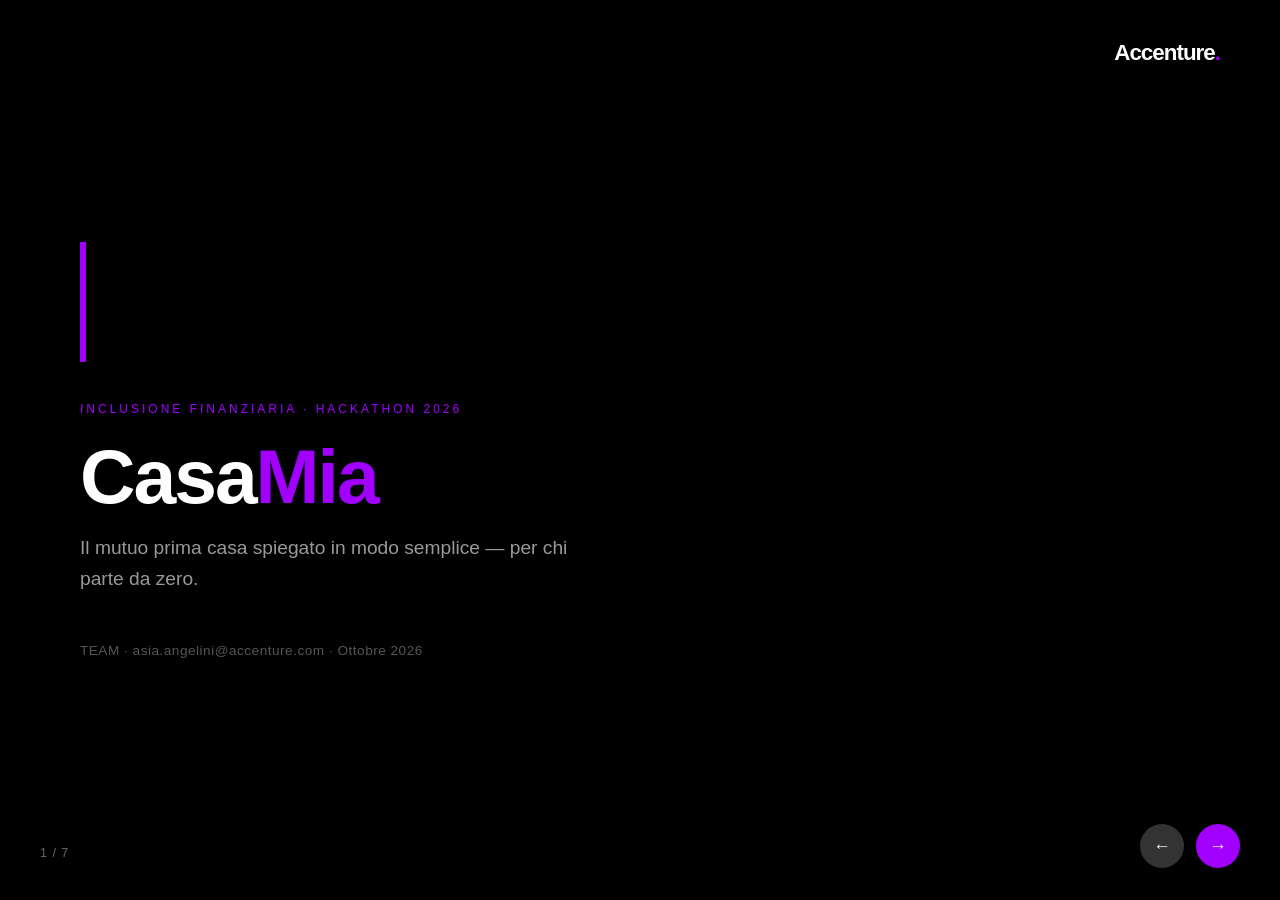
<file: presentation/index.html>
<!DOCTYPE html>
<html lang="it">
<head>
  <meta charset="UTF-8" />
  <meta name="viewport" content="width=device-width, initial-scale=1.0" />
  <title>CasaMia — Presentazione del Progetto</title>
  <style>
    :root {
      --acc-purple: #A100FF;
      --acc-dark: #460073;
      --acc-black: #000000;
      --acc-white: #FFFFFF;
      --acc-gray: #F2F2F2;
      --acc-gray2: #D9D9D9;
      --acc-text: #1A1A1A;
      --font: 'Segoe UI', Arial, sans-serif;
    }

    * { box-sizing: border-box; margin: 0; padding: 0; }

    body {
      font-family: var(--font);
      background: var(--acc-black);
      color: var(--acc-white);
      overflow: hidden;
    }

    /* SLIDE CONTAINER */
    .deck { width: 100vw; height: 100vh; position: relative; }

    .slide {
      position: absolute;
      top: 0; left: 0;
      width: 100%; height: 100%;
      display: none;
      padding: 0;
      overflow: hidden;
    }

    .slide.active { display: flex; flex-direction: column; }

    /* NAVIGATION */
    .nav {
      position: fixed;
      bottom: 32px;
      right: 40px;
      display: flex;
      gap: 12px;
      z-index: 999;
    }

    .nav button {
      background: var(--acc-purple);
      color: white;
      border: none;
      width: 44px;
      height: 44px;
      border-radius: 50%;
      font-size: 1.1rem;
      cursor: pointer;
      transition: background 0.2s, transform 0.1s;
    }

    .nav button:hover { background: var(--acc-dark); transform: scale(1.05); }
    .nav button:disabled { background: #333; cursor: not-allowed; transform: none; }

    .slide-counter {
      position: fixed;
      bottom: 40px;
      left: 40px;
      font-size: 0.78rem;
      color: #666;
      letter-spacing: 1px;
    }

    /* ===========================
       SLIDE 1 — COVER
    =========================== */
    #s1 {
      background: var(--acc-black);
      justify-content: center;
      align-items: flex-start;
      padding: 80px;
    }

    .cover-accent {
      width: 6px;
      height: 120px;
      background: var(--acc-purple);
      margin-bottom: 40px;
    }

    .cover-tag {
      font-size: 0.75rem;
      letter-spacing: 3px;
      text-transform: uppercase;
      color: var(--acc-purple);
      margin-bottom: 20px;
    }

    .cover-title {
      font-size: clamp(3rem, 6vw, 5rem);
      font-weight: 800;
      line-height: 1.05;
      margin-bottom: 16px;
      letter-spacing: -2px;
    }

    .cover-title span { color: var(--acc-purple); }

    .cover-sub {
      font-size: 1.2rem;
      color: #999;
      max-width: 520px;
      line-height: 1.6;
      margin-bottom: 48px;
    }

    .cover-meta {
      font-size: 0.85rem;
      color: #555;
      letter-spacing: 0.5px;
    }

    .acc-logo {
      position: absolute;
      top: 40px;
      right: 60px;
      font-size: 1.4rem;
      font-weight: 900;
      color: var(--acc-white);
      letter-spacing: -1px;
    }

    .acc-logo span { color: var(--acc-purple); }

    /* ===========================
       SLIDE 2 — PROBLEMA
    =========================== */
    #s2 {
      background: var(--acc-white);
      color: var(--acc-text);
    }

    .slide-header {
      background: var(--acc-black);
      padding: 32px 80px;
      display: flex;
      align-items: center;
      gap: 20px;
    }

    .slide-header .tag {
      font-size: 0.7rem;
      letter-spacing: 3px;
      text-transform: uppercase;
      color: var(--acc-purple);
    }

    .slide-header h2 {
      font-size: 1.8rem;
      font-weight: 800;
      color: white;
      letter-spacing: -0.5px;
    }

    .slide-body {
      flex: 1;
      padding: 60px 80px;
      display: flex;
      flex-direction: column;
      justify-content: center;
    }

    .problem-grid {
      display: grid;
      grid-template-columns: 1fr 1fr;
      gap: 32px;
      margin-top: 32px;
    }

    .problem-card {
      background: var(--acc-gray);
      border-radius: 4px;
      padding: 28px;
      border-left: 4px solid var(--acc-purple);
    }

    .problem-card h3 {
      font-size: 1rem;
      font-weight: 700;
      margin-bottom: 10px;
      color: var(--acc-text);
    }

    .problem-card p {
      font-size: 0.9rem;
      color: #555;
      line-height: 1.6;
    }

    .stat-big {
      font-size: 3rem;
      font-weight: 900;
      color: var(--acc-purple);
      display: block;
      margin-bottom: 6px;
    }

    .lead-text {
      font-size: 1.2rem;
      color: #333;
      max-width: 700px;
      line-height: 1.7;
    }

    /* ===========================
       SLIDE 3 — SOLUZIONE
    =========================== */
    #s3 {
      background: var(--acc-black);
      color: white;
    }

    #s3 .slide-header {
      background: #0A0A0A;
    }

    #s3 .slide-header h2 { color: white; }
    #s3 .slide-header .tag { color: var(--acc-purple); }

    .solution-grid {
      display: grid;
      grid-template-columns: repeat(3, 1fr);
      gap: 24px;
      margin-top: 40px;
    }

    .sol-card {
      background: #111;
      border: 1px solid #333;
      border-radius: 4px;
      padding: 28px;
      border-top: 3px solid var(--acc-purple);
    }

    .sol-icon { font-size: 2rem; margin-bottom: 14px; }

    .sol-card h3 {
      font-size: 1rem;
      font-weight: 700;
      margin-bottom: 10px;
    }

    .sol-card p {
      font-size: 0.88rem;
      opacity: 0.8;
      line-height: 1.6;
    }

    /* ===========================
       SLIDE 4 — STRUTTURA AGENTICA
    =========================== */
    #s4 {
      background: var(--acc-black);
      color: white;
    }

    #s4 .slide-header { background: #111; }

    .agent-diagram {
      display: flex;
      align-items: center;
      justify-content: center;
      gap: 0;
      margin-top: 48px;
    }

    .agent-box {
      background: #111;
      border: 1px solid #333;
      border-radius: 4px;
      padding: 20px 24px;
      text-align: center;
      min-width: 140px;
    }

    .agent-box.main {
      background: var(--acc-purple);
      border-color: var(--acc-purple);
      min-width: 180px;
    }

    .agent-box h4 { font-size: 0.85rem; font-weight: 700; margin-bottom: 4px; }
    .agent-box p { font-size: 0.72rem; opacity: 0.7; }

    .agent-arrow {
      width: 40px;
      height: 2px;
      background: #333;
      position: relative;
      flex-shrink: 0;
    }

    .agent-arrow::after {
      content: '▶';
      position: absolute;
      right: -8px;
      top: -8px;
      color: #444;
      font-size: 0.7rem;
    }

    .agents-row {
      display: flex;
      flex-direction: column;
      gap: 12px;
    }

    .agents-sub {
      display: flex;
      gap: 12px;
    }

    .sub-box {
      background: #111;
      border: 1px solid var(--acc-purple);
      border-radius: 4px;
      padding: 14px 18px;
      min-width: 120px;
      text-align: center;
    }

    .sub-box h4 { font-size: 0.78rem; font-weight: 700; color: var(--acc-purple); }
    .sub-box p { font-size: 0.68rem; opacity: 0.6; margin-top: 4px; }

    .workflow-label {
      font-size: 0.75rem;
      color: #555;
      letter-spacing: 1px;
      text-transform: uppercase;
      margin-top: 48px;
      text-align: center;
    }

    /* ===========================
       SLIDE 5 — DEMO / FEATURES
    =========================== */
    #s5 {
      background: var(--acc-white);
      color: var(--acc-text);
    }

    .features-grid {
      display: grid;
      grid-template-columns: 1fr 1fr;
      gap: 24px;
      margin-top: 32px;
    }

    .feat-item {
      display: flex;
      gap: 16px;
      align-items: flex-start;
      padding: 20px;
      background: var(--acc-gray);
      border-radius: 4px;
    }

    .feat-icon {
      width: 40px;
      height: 40px;
      background: var(--acc-purple);
      border-radius: 4px;
      display: flex;
      align-items: center;
      justify-content: center;
      font-size: 1.2rem;
      flex-shrink: 0;
    }

    .feat-text h4 { font-size: 0.95rem; font-weight: 700; margin-bottom: 6px; }
    .feat-text p { font-size: 0.85rem; color: #555; line-height: 1.5; }

    /* ===========================
       SLIDE 6 — IMPATTO
    =========================== */
    #s6 {
      background: var(--acc-black);
      color: white;
    }

    .impact-grid {
      display: grid;
      grid-template-columns: repeat(3, 1fr);
      gap: 2px;
      margin-top: 48px;
    }

    .impact-cell {
      background: #111;
      padding: 40px;
      text-align: center;
    }

    .impact-num {
      font-size: 3.5rem;
      font-weight: 900;
      color: var(--acc-purple);
      line-height: 1;
      display: block;
      margin-bottom: 10px;
    }

    .impact-label {
      font-size: 0.9rem;
      color: #888;
      line-height: 1.4;
    }

    /* ===========================
       SLIDE 7 — CHIUSURA
    =========================== */
    #s7 {
      background: var(--acc-black);
      justify-content: center;
      align-items: flex-start;
      padding: 80px;
    }

    .closing-line {
      width: 80px;
      height: 4px;
      background: var(--acc-purple);
      margin-bottom: 48px;
    }

    .closing-title {
      font-size: clamp(2.5rem, 5vw, 4rem);
      font-weight: 800;
      letter-spacing: -1.5px;
      line-height: 1.1;
      margin-bottom: 32px;
    }

    .closing-title span { color: var(--acc-purple); }

    .team-row {
      display: flex;
      gap: 48px;
      margin-top: 48px;
    }

    .team-member {
      display: flex;
      flex-direction: column;
      gap: 4px;
    }

    .team-member strong { font-size: 0.95rem; color: white; }
    .team-member span { font-size: 0.8rem; color: #555; }

    .closing-cta {
      margin-top: 64px;
      font-size: 1.1rem;
      color: #555;
    }

    .closing-cta span { color: var(--acc-purple); font-weight: 600; }
  </style>
</head>
<body>

<div class="deck">

  <!-- ===================== SLIDE 1: COVER ===================== -->
  <div class="slide active" id="s1">
    <div class="acc-logo">Accenture<span>.</span></div>
    <div class="cover-accent"></div>
    <div class="cover-tag">Inclusione Finanziaria · Hackathon 2026</div>
    <h1 class="cover-title">Casa<span>Mia</span></h1>
    <p class="cover-sub">Il mutuo prima casa spiegato in modo semplice — per chi parte da zero.</p>
    <div class="cover-meta">TEAM · asia.angelini@accenture.com · Ottobre 2026</div>
  </div>

  <!-- ===================== SLIDE 2: PROBLEMA ===================== -->
  <div class="slide" id="s2">
    <div class="slide-header">
      <div>
        <div class="tag">Il problema</div>
        <h2>I giovani si perdono nel processo del mutuo</h2>
      </div>
    </div>
    <div class="slide-body">
      <p class="lead-text">Comprare casa è una delle decisioni finanziarie più importanti nella vita, eppure il processo è pieno di termini incomprensibili, documenti oscuri e scadenze stressanti — senza una guida chiara.</p>
      <div class="problem-grid">
        <div class="problem-card">
          <span class="stat-big">67%</span>
          <h3>Non capisce i termini</h3>
          <p>Quasi 7 giovani su 10 non sa distinguere TAN da TAEG o cosa significhi LTV al momento della prima richiesta di mutuo.</p>
        </div>
        <div class="problem-card">
          <span class="stat-big">3–6</span>
          <h3>Mesi di processo</h3>
          <p>Il processo dura mesi, con rischi di perdere la caparra se i tempi slittano o se la documentazione non è pronta in tempo.</p>
        </div>
        <div class="problem-card">
          <span class="stat-big">1 su 3</span>
          <h3>Non conosce le agevolazioni</h3>
          <p>Un terzo degli under 36 non sa di poter accedere alla garanzia statale Consap o alle esenzioni fiscali sulla prima casa.</p>
        </div>
        <div class="problem-card">
          <span class="stat-big">∞</span>
          <h3>Ansia da acronimi</h3>
          <p>Perizia, istruttoria, rogito, spread, Euribor, ammortamento alla francese: il gergo bancario allontana le persone dal prendere decisioni consapevoli.</p>
        </div>
      </div>
    </div>
  </div>

  <!-- ===================== SLIDE 3: SOLUZIONE ===================== -->
  <div class="slide" id="s3">
    <div class="slide-header">
      <div>
        <div class="tag">La soluzione</div>
        <h2>CasaMia — Una guida, non un consulente</h2>
      </div>
    </div>
    <div class="slide-body">
      <p style="opacity:0.85; font-size:1.05rem; max-width:700px; line-height:1.7;">
        Un'applicazione web che accompagna i giovani attraverso ogni passo del processo del mutuo, con spiegazioni in linguaggio semplice, strumenti pratici e un agente conversazionale disponibile 24/7.
      </p>
      <div class="solution-grid">
        <div class="sol-card">
          <div class="sol-icon">📚</div>
          <h3>Guida passo-passo</h3>
          <p>7 fasi del processo spiegate chiaramente, con tempistiche realistiche e consigli pratici per ogni momento.</p>
        </div>
        <div class="sol-card">
          <div class="sol-icon">📖</div>
          <h3>Glossario interattivo</h3>
          <p>Ogni termine tecnico spiegato in 3 righe, con esempi concreti in euro — non definizioni da dizionario.</p>
        </div>
        <div class="sol-card">
          <div class="sol-icon">🧮</div>
          <h3>Calcolatore completo</h3>
          <p>Rata, LTV, sostenibilità rispetto al reddito, simulazione fisso vs variabile e stima di tutte le spese di avvio (notaio, imposte, agenzia, anticipo).</p>
        </div>
        <div class="sol-card">
          <div class="sol-icon">✅</div>
          <h3>Checklist per profilo</h3>
          <p>Si adatta al tipo di contratto (indeterminato, determinato, autonomo) e traccia in tempo reale quanti documenti sono già pronti.</p>
        </div>
        <div class="sol-card">
          <div class="sol-icon">🤖</div>
          <h3>Agenti in ogni sezione</h3>
          <p>Quattro agenti specializzati attivi sia in chat sia direttamente nelle sezioni della pagina — routing a regole, nessuna chiamata esterna a pagamento.</p>
        </div>
        <div class="sol-card">
          <div class="sol-icon">🎁</div>
          <h3>Agevolazioni under 36</h3>
          <p>Sezione dedicata alle agevolazioni fiscali e alla garanzia Consap per i giovani — spesso sconosciute.</p>
        </div>
      </div>
    </div>
  </div>

  <!-- ===================== SLIDE 4: STRUTTURA AGENTICA ===================== -->
  <div class="slide" id="s4">
    <div class="slide-header" style="background:#0A0A0A;">
      <div>
        <div class="tag">Architettura</div>
        <h2>Struttura Agentica Multi-Agente</h2>
      </div>
    </div>
    <div class="slide-body">
      <div class="agent-diagram">
        <div class="agent-box">
          <h4>👤 Utente</h4>
          <p>Domanda / input</p>
        </div>
        <div class="agent-arrow"></div>
        <div class="agent-box main">
          <h4>🏠 CasaMia Agent</h4>
          <p>Orchestratore principale</p>
        </div>
        <div class="agent-arrow"></div>
        <div class="agents-row">
          <div class="agents-sub">
            <div class="sub-box">
              <h4>📖 Glossario</h4>
              <p>Chat + sezione Dizionario</p>
            </div>
            <div class="sub-box">
              <h4>🧮 Calcolatore</h4>
              <p>Chat + sezione Calcolatore</p>
            </div>
          </div>
          <div class="agents-sub">
            <div class="sub-box">
              <h4>📋 Documenti</h4>
              <p>Chat + sezione Documenti</p>
            </div>
            <div class="sub-box">
              <h4>🆘 Supporto</h4>
              <p>Chat + sezione FAQ</p>
            </div>
          </div>
        </div>
      </div>
      <div class="workflow-label">Ogni agente è richiamabile sia dalla chat sia dalla sezione di pagina corrispondente · Routing a regole, nessuna chiamata esterna · Skills: glossary-lookup, mortgage-calculator, document-checklist-completeness</div>
    </div>
  </div>

  <!-- ===================== SLIDE 5: FEATURES ===================== -->
  <div class="slide" id="s5">
    <div class="slide-header">
      <div>
        <div class="tag">Funzionalità</div>
        <h2>Cosa fa CasaMia nel dettaglio</h2>
      </div>
    </div>
    <div class="slide-body">
      <div class="features-grid">
        <div class="feat-item">
          <div class="feat-icon">🗺️</div>
          <div class="feat-text">
            <h4>Guida visiva al processo</h4>
            <p>7 card interattive che descrivono ogni passo con tempistiche realistiche, costi nascosti e consigli pratici.</p>
          </div>
        </div>
        <div class="feat-item">
          <div class="feat-icon">📅</div>
          <div class="feat-text">
            <h4>Roadmap a tappe</h4>
            <p>5 step numerati e collegati, con una barra proporzionale alla durata reale di ogni fase — non una tabella da project manager, ma un percorso leggibile.</p>
          </div>
        </div>
        <div class="feat-item">
          <div class="feat-icon">📊</div>
          <div class="feat-text">
            <h4>Calcolatore con simulazione fisso/variabile</h4>
            <p>Rata, LTV, sostenibilità rispetto al reddito (🟢🟡🔴) e, se il tasso è variabile, come cambierebbe la rata con l'Euribor a +1%, +2% o -1%.</p>
          </div>
        </div>
        <div class="feat-item">
          <div class="feat-icon">💰</div>
          <div class="feat-text">
            <h4>Spese di avvio del mutuo</h4>
            <p>Stima di notaio, agenzia, imposta di registro, perizia, istruttoria e polizza — oltre all'anticipo, per sapere quanto contante serve davvero.</p>
          </div>
        </div>
        <div class="feat-item">
          <div class="feat-icon">☑️</div>
          <div class="feat-text">
            <h4>Checklist filtrata per profilo</h4>
            <p>Tre pulsanti (indeterminato, determinato, autonomo) filtrano la checklist; una barra segnala quando tutto il necessario è pronto.</p>
          </div>
        </div>
        <div class="feat-item">
          <div class="feat-icon">❓</div>
          <div class="feat-text">
            <h4>FAQ + domanda diretta all'agente</h4>
            <p>6 domande frequenti espandibili, più una casella per farne una propria: risponde l'Agente Supporto, senza aprire la chat.</p>
          </div>
        </div>
      </div>
    </div>
  </div>

  <!-- ===================== SLIDE 6: IMPATTO ===================== -->
  <div class="slide" id="s6">
    <div class="slide-header" style="background:#0A0A0A;">
      <div>
        <div class="tag">Impatto potenziale</div>
        <h2>Perché questo strumento conta</h2>
      </div>
    </div>
    <div class="slide-body">
      <div class="impact-grid">
        <div class="impact-cell">
          <span class="impact-num">~400K</span>
          <span class="impact-label">under 36 acquistano casa<br>ogni anno in Italia</span>
        </div>
        <div class="impact-cell">
          <span class="impact-num">20%</span>
          <span class="impact-label">non conosce le agevolazioni<br>fiscali a cui ha diritto</span>
        </div>
        <div class="impact-cell">
          <span class="impact-num">€5K+</span>
          <span class="impact-label">risparmio medio per chi<br>sfrutta le agevolazioni under 36</span>
        </div>
        <div class="impact-cell">
          <span class="impact-num">3 min</span>
          <span class="impact-label">per capire quanto ci si<br>può permettere grazie al calcolatore</span>
        </div>
        <div class="impact-cell">
          <span class="impact-num">0 €</span>
          <span class="impact-label">costo di accesso allo strumento<br>— inclusione senza barriere</span>
        </div>
        <div class="impact-cell">
          <span class="impact-num">24/7</span>
          <span class="impact-label">disponibilità dell'agente<br>per rispondere in ogni momento</span>
        </div>
      </div>
    </div>
  </div>

  <!-- ===================== SLIDE 7: CHIUSURA ===================== -->
  <div class="slide" id="s7">
    <div class="acc-logo">Accenture<span style="color:var(--acc-purple)">.</span></div>
    <div class="closing-line"></div>
    <h2 class="closing-title">Ogni giovane merita<br>di capire come<br><span>comprare casa.</span></h2>
    <p style="color:#555; font-size:1rem; max-width:500px; line-height:1.7;">
      CasaMia abbatte le barriere della complessità finanziaria e restituisce autonomia decisionale a chi si avvicina per la prima volta al mondo immobiliare.
    </p>
    <div class="team-row">
      <div class="team-member">
        <strong>Asia Angelini</strong>
        <span>asia.angelini@accenture.com</span>
      </div>
    </div>
    <p class="closing-cta">Repository: <span>github.com/[team]/casamia</span> · Ottobre 2026</p>
  </div>

</div>

<!-- NAVIGATION -->
<div class="nav">
  <button id="prevBtn" onclick="changeSlide(-1)" disabled>←</button>
  <button id="nextBtn" onclick="changeSlide(1)">→</button>
</div>
<div class="slide-counter" id="counter">1 / 7</div>

<script>
  const slides = document.querySelectorAll('.slide');
  let current = 0;

  function changeSlide(dir) {
    slides[current].classList.remove('active');
    current = Math.max(0, Math.min(slides.length - 1, current + dir));
    slides[current].classList.add('active');
    document.getElementById('counter').textContent = (current + 1) + ' / ' + slides.length;
    document.getElementById('prevBtn').disabled = current === 0;
    document.getElementById('nextBtn').disabled = current === slides.length - 1;
  }

  document.addEventListener('keydown', e => {
    if (e.key === 'ArrowRight' || e.key === 'ArrowDown') changeSlide(1);
    if (e.key === 'ArrowLeft' || e.key === 'ArrowUp') changeSlide(-1);
  });
</script>

</body>
</html>
</file>
<file: app/styles.css>
/* ===== RESET & BASE ===== */
*, *::before, *::after { box-sizing: border-box; margin: 0; padding: 0; }

:root {
  /* Palette brand Accenture */
  --purple: #A100FF;
  --purple-light: #F3E0FF;
  --purple-dark: #460073;
  --green: #059669;
  --green-light: #ECFDF5;
  --yellow: #D97706;
  --yellow-light: #FFFBEB;
  --gray-50: #F9FAFB;
  --gray-100: #F3F4F6;
  --gray-200: #E5E7EB;
  --gray-400: #9CA3AF;
  --gray-600: #4B5563;
  --gray-800: #1F2937;
  --gray-900: #111827;
  --white: #FFFFFF;
  --font: 'Segoe UI', system-ui, -apple-system, sans-serif;
  --radius: 12px;
  --shadow: 0 4px 24px rgba(0,0,0,0.08);
  --shadow-lg: 0 8px 40px rgba(0,0,0,0.12);
}

html { scroll-behavior: smooth; }

body {
  font-family: var(--font);
  color: var(--gray-800);
  background: var(--white);
  line-height: 1.65;
  font-size: 16px;
}

.container {
  max-width: 1100px;
  margin: 0 auto;
  padding: 0 24px;
}

/* ===== HEADER ===== */
.site-header {
  position: sticky;
  top: 0;
  background: rgba(255,255,255,0.95);
  backdrop-filter: blur(8px);
  border-bottom: 1px solid var(--gray-200);
  z-index: 100;
}

.header-inner {
  display: flex;
  align-items: center;
  justify-content: space-between;
  height: 64px;
}

.logo {
  font-size: 1.25rem;
  font-weight: 700;
  color: var(--purple);
  letter-spacing: -0.3px;
}

.main-nav {
  display: flex;
  gap: 32px;
}

.main-nav a {
  text-decoration: none;
  color: var(--gray-600);
  font-size: 0.9rem;
  font-weight: 500;
  transition: color 0.2s;
}

.main-nav a:hover { color: var(--purple); }

/* ===== HERO ===== */
.hero {
  background: linear-gradient(135deg, #FAF2FF 0%, #F1D9FF 50%, #E6C2FF 100%);
  padding: 80px 0 60px;
}

.hero-inner {
  display: grid;
  grid-template-columns: 1fr auto;
  gap: 60px;
  align-items: center;
}

.hero-badge {
  display: inline-block;
  background: var(--purple);
  color: white;
  font-size: 0.78rem;
  font-weight: 600;
  letter-spacing: 0.5px;
  padding: 4px 14px;
  border-radius: 100px;
  margin-bottom: 18px;
  text-transform: uppercase;
}

.hero-text h1 {
  font-size: clamp(2rem, 4vw, 3rem);
  font-weight: 800;
  color: var(--gray-900);
  line-height: 1.15;
  margin-bottom: 18px;
  letter-spacing: -1px;
}

.hero-sub {
  font-size: 1.1rem;
  color: var(--gray-600);
  max-width: 500px;
  margin-bottom: 32px;
}

.btn-primary {
  display: inline-block;
  background: var(--purple);
  color: white;
  text-decoration: none;
  padding: 14px 28px;
  border-radius: var(--radius);
  font-weight: 600;
  font-size: 1rem;
  transition: background 0.2s, transform 0.2s;
}

.btn-primary:hover {
  background: var(--purple-dark);
  transform: translateY(-1px);
}

.hero-card {
  background: white;
  border-radius: 20px;
  padding: 32px 40px;
  box-shadow: var(--shadow-lg);
}

.mini-stats {
  display: flex;
  flex-direction: column;
  gap: 24px;
}

.mini-stat {
  display: flex;
  flex-direction: column;
  align-items: center;
  text-align: center;
}

.stat-num {
  font-size: 2.5rem;
  font-weight: 800;
  color: var(--purple);
  line-height: 1;
}

.stat-label {
  font-size: 0.85rem;
  color: var(--gray-600);
  margin-top: 4px;
}

/* ===== INFO BANNER ===== */
.info-banner {
  background: var(--yellow-light);
  border: 1px solid #FDE68A;
  border-left: 4px solid var(--yellow);
  border-radius: var(--radius);
  padding: 16px 20px;
  margin: 24px 0;
  font-size: 0.95rem;
  color: #92400E;
}

/* ===== SECTIONS ===== */
.section { padding: 80px 0; }
.section-alt { background: var(--gray-50); }

.section-agent-badge {
  display: inline-block;
  background: var(--purple-light);
  color: var(--purple-dark);
  font-size: 0.75rem;
  font-weight: 700;
  letter-spacing: 0.3px;
  padding: 5px 14px;
  border-radius: 100px;
  margin-bottom: 14px;
}

.section-title {
  font-size: clamp(1.5rem, 3vw, 2.2rem);
  font-weight: 800;
  color: var(--gray-900);
  letter-spacing: -0.5px;
  margin-bottom: 10px;
}

.section-sub {
  font-size: 1.05rem;
  color: var(--gray-600);
  margin-bottom: 48px;
  max-width: 600px;
}

/* ===== STEP CARDS ===== */
.steps-grid {
  display: grid;
  grid-template-columns: repeat(auto-fill, minmax(300px, 1fr));
  gap: 24px;
}

.step-card {
  background: white;
  border-radius: var(--radius);
  border: 1px solid var(--gray-200);
  overflow: hidden;
  transition: box-shadow 0.2s, transform 0.2s;
}

.step-card:hover {
  box-shadow: var(--shadow-lg);
  transform: translateY(-2px);
}

.step-header {
  background: linear-gradient(135deg, var(--purple), var(--purple-dark));
  color: white;
  padding: 24px;
}

.step-num {
  font-size: 0.75rem;
  font-weight: 700;
  letter-spacing: 2px;
  opacity: 0.7;
  margin-bottom: 6px;
}

.step-header h3 {
  font-size: 1.15rem;
  font-weight: 700;
  margin-bottom: 6px;
}

.step-time {
  font-size: 0.82rem;
  opacity: 0.75;
}

.step-body {
  padding: 24px;
}

.step-body p { margin-bottom: 14px; font-size: 0.95rem; }

.step-body ul {
  list-style: none;
  display: flex;
  flex-direction: column;
  gap: 8px;
  margin-bottom: 16px;
}

.step-body ul li {
  padding-left: 18px;
  position: relative;
  font-size: 0.9rem;
  color: var(--gray-600);
}

.step-body ul li::before {
  content: '→';
  position: absolute;
  left: 0;
  color: var(--purple);
  font-size: 0.8rem;
}

.tip-box {
  background: var(--purple-light);
  border-radius: 8px;
  padding: 12px 16px;
  font-size: 0.88rem;
  color: var(--purple-dark);
}

/* ===== TIMELINE ===== */
.timeline-section {
  background: var(--gray-900);
  color: white;
  padding: 64px 0;
}

.timeline-section .section-title { color: white; }

.journey {
  margin-top: 40px;
}

.journey-steps {
  position: relative;
  display: flex;
  gap: 16px;
  margin-bottom: 28px;
}

.journey-steps::before {
  content: '';
  position: absolute;
  top: 22px;
  left: 22px;
  right: 22px;
  height: 2px;
  background: rgba(255,255,255,0.15);
  z-index: 0;
}

.journey-step {
  position: relative;
  z-index: 1;
  flex: 1;
  text-align: center;
  padding: 0 6px;
}

.journey-step-num {
  width: 44px;
  height: 44px;
  border-radius: 50%;
  background: var(--gray-900);
  border: 2px solid var(--purple);
  color: var(--purple);
  display: flex;
  align-items: center;
  justify-content: center;
  font-weight: 700;
  font-size: 0.95rem;
  margin: 0 auto 14px;
}

.journey-step-final .journey-step-num {
  border-color: var(--green);
  color: var(--green);
}

.journey-step h4 {
  font-size: 0.82rem;
  font-weight: 600;
  color: white;
  line-height: 1.4;
  margin-bottom: 8px;
  min-height: 2.8em;
}

.journey-duration {
  display: inline-block;
  font-size: 0.72rem;
  color: var(--gray-400);
  background: rgba(255,255,255,0.06);
  padding: 3px 10px;
  border-radius: 100px;
}

.journey-bar {
  display: flex;
  gap: 3px;
  height: 10px;
  border-radius: 6px;
  overflow: hidden;
}

.journey-seg {
  background: linear-gradient(90deg, var(--purple), var(--purple-dark));
  opacity: 0.85;
}

.journey-seg-final {
  background: linear-gradient(90deg, var(--green), #047857);
  opacity: 1;
}

.journey-total {
  margin-top: 14px;
  font-size: 0.85rem;
  color: var(--gray-400);
  text-align: right;
}

.journey-total strong { color: white; }

@media (max-width: 768px) {
  .journey-steps {
    flex-direction: column;
    gap: 20px;
    align-items: flex-start;
  }

  .journey-steps::before { display: none; }

  .journey-step {
    display: flex;
    align-items: center;
    gap: 14px;
    text-align: left;
    width: 100%;
  }

  .journey-step-num { margin: 0; flex-shrink: 0; }
  .journey-step h4 { min-height: 0; margin-bottom: 4px; }
}

/* ===== GLOSSARY ===== */
.glossary-grid {
  display: grid;
  grid-template-columns: repeat(auto-fill, minmax(280px, 1fr));
  align-items: start;
  gap: 12px;
}

.glossary-item {
  background: white;
  border: 1px solid var(--gray-200);
  border-radius: var(--radius);
  overflow: hidden;
  cursor: pointer;
  transition: border-color 0.2s;
}

.glossary-item:hover { border-color: var(--purple); }

.g-term {
  padding: 16px 20px;
  font-weight: 700;
  color: var(--gray-900);
  display: flex;
  justify-content: space-between;
  align-items: center;
}

.g-arrow {
  color: var(--purple);
  transition: transform 0.2s;
}

.glossary-item.open .g-arrow { transform: rotate(180deg); }

.g-def {
  display: none;
  padding: 0 20px 16px;
  font-size: 0.9rem;
  color: var(--gray-600);
  border-top: 1px solid var(--gray-100);
  padding-top: 12px;
  line-height: 1.6;
}

.glossary-item.open .g-def { display: block; }

/* ===== DOCUMENTS ===== */
.profile-selector {
  background: var(--gray-50);
  border: 1px solid var(--gray-200);
  border-radius: 12px;
  padding: 20px 24px;
  margin-bottom: 32px;
}

.profile-selector-label {
  display: block;
  font-size: 0.88rem;
  font-weight: 600;
  color: var(--gray-800, #1F2937);
  margin-bottom: 12px;
}

.profile-buttons {
  display: flex;
  flex-wrap: wrap;
  gap: 8px;
}

.profile-btn {
  padding: 8px 16px;
  border: 2px solid var(--gray-200);
  background: white;
  border-radius: 100px;
  font-size: 0.85rem;
  font-weight: 600;
  color: var(--gray-600);
  cursor: pointer;
  transition: background 0.2s, border-color 0.2s, color 0.2s;
}

.profile-btn:hover:not(.active) { border-color: var(--purple); color: var(--purple); }

.profile-btn.active {
  background: var(--purple);
  border-color: var(--purple);
  color: white;
}

.docs-grid {
  display: grid;
  grid-template-columns: repeat(auto-fill, minmax(280px, 1fr));
  gap: 32px;
}

.docs-cat {
  font-size: 1rem;
  font-weight: 700;
  color: var(--gray-900);
  margin-bottom: 16px;
  display: flex;
  align-items: center;
  gap: 8px;
}

.doc-item {
  display: flex;
  align-items: flex-start;
  gap: 10px;
  padding: 10px 0;
  border-bottom: 1px solid var(--gray-100);
  font-size: 0.9rem;
  color: var(--gray-600);
  cursor: pointer;
  transition: color 0.2s;
}

.doc-item:hover { color: var(--gray-900); }

.doc-item input[type="checkbox"] {
  width: 16px;
  height: 16px;
  flex-shrink: 0;
  margin-top: 2px;
  accent-color: var(--purple);
}

/* ===== COMPLETEZZA CHECKLIST DOCUMENTI ===== */
.docs-progress {
  margin-top: 28px;
}

.docs-progress-bar {
  width: 100%;
  height: 10px;
  background: var(--gray-100);
  border-radius: 100px;
  overflow: hidden;
  margin-bottom: 10px;
}

.docs-progress-fill {
  height: 100%;
  background: linear-gradient(90deg, var(--purple), var(--purple-dark));
  border-radius: 100px;
  transition: width 0.3s ease;
}

.docs-progress-fill-complete {
  background: linear-gradient(90deg, var(--green), #047857);
}

#docsProgressText {
  font-size: 0.88rem;
  color: var(--gray-600);
}

#docsProgressText.docs-progress-complete {
  color: var(--green);
  font-size: 0.95rem;
}

/* ===== CALCULATOR ===== */
.calc-wrapper {
  display: grid;
  grid-template-columns: 1fr 1fr;
  gap: 40px;
  background: white;
  border-radius: 20px;
  padding: 40px;
  box-shadow: var(--shadow-lg);
}

.calc-field {
  display: flex;
  flex-direction: column;
  gap: 8px;
  margin-bottom: 20px;
}

.calc-field label {
  font-size: 0.88rem;
  font-weight: 600;
  color: var(--gray-700, #374151);
}

.field-optional {
  font-weight: 400;
  font-size: 0.78rem;
  color: var(--gray-400);
}

.calc-field input {
  border: 2px solid var(--gray-200);
  border-radius: 8px;
  padding: 10px 14px;
  font-size: 1rem;
  transition: border-color 0.2s;
  outline: none;
}

.calc-field input:focus { border-color: var(--purple); }

.calc-results {
  display: flex;
  flex-direction: column;
  justify-content: center;
}

.result-main {
  background: linear-gradient(135deg, var(--purple), var(--purple-dark));
  border-radius: var(--radius);
  padding: 28px;
  text-align: center;
  margin-bottom: 20px;
}

.result-label {
  display: block;
  color: rgba(255,255,255,0.8);
  font-size: 0.9rem;
  margin-bottom: 8px;
}

.result-value {
  display: block;
  color: white;
  font-size: 2.5rem;
  font-weight: 800;
}

.result-sub-grid {
  display: grid;
  grid-template-columns: 1fr 1fr;
  gap: 12px;
}

.result-sub {
  background: var(--gray-50);
  border-radius: 8px;
  padding: 12px 16px;
  display: flex;
  flex-direction: column;
  gap: 4px;
}

.result-sub span { font-size: 0.8rem; color: var(--gray-400); }
.result-sub strong { font-size: 1rem; color: var(--gray-900); }

.ltv-warning {
  background: #FEF2F2;
  border: 1px solid #FECACA;
  border-radius: 8px;
  padding: 12px 16px;
  margin-top: 12px;
  font-size: 0.88rem;
  color: #991B1B;
}

.sustainability-badge {
  align-items: center;
  gap: 10px;
  border-radius: 8px;
  padding: 12px 16px;
  margin-top: 12px;
  font-size: 0.88rem;
}

.sustainability-emoji { font-size: 1.1rem; flex-shrink: 0; }

.sustainability-ok {
  background: var(--green-light);
  border: 1px solid #A7F3D0;
  color: #065F46;
}

.sustainability-warning {
  background: var(--yellow-light);
  border: 1px solid #FDE68A;
  color: #92400E;
}

.sustainability-error {
  background: #FEF2F2;
  border: 1px solid #FECACA;
  color: #991B1B;
}

.rate-type-toggle {
  display: flex;
  gap: 8px;
}

.rate-type-btn {
  flex: 1;
  padding: 10px 14px;
  border: 2px solid var(--gray-200);
  background: white;
  border-radius: 8px;
  font-size: 0.9rem;
  font-weight: 600;
  color: var(--gray-600);
  cursor: pointer;
  transition: background 0.2s, border-color 0.2s, color 0.2s;
}

.rate-type-btn:hover:not(.active) { border-color: var(--purple); color: var(--purple); }

.rate-type-btn.active {
  background: var(--purple);
  border-color: var(--purple);
  color: white;
}

.rate-scenario {
  margin-top: 16px;
  background: var(--purple-light);
  border-radius: 10px;
  padding: 16px 20px;
}

.rate-scenario-title {
  font-size: 0.83rem;
  color: var(--purple-dark);
  font-weight: 600;
  margin-bottom: 14px;
}

.rate-scenario-grid {
  display: grid;
  grid-template-columns: repeat(4, 1fr);
  gap: 10px;
}

.rate-scenario-item { text-align: center; }

.rate-scenario-item span {
  display: block;
  font-size: 0.72rem;
  color: var(--gray-600);
  margin-bottom: 4px;
}

.rate-scenario-item strong {
  font-size: 0.95rem;
  color: var(--gray-900);
}

.rate-scenario-current strong { color: var(--purple); }

@media (max-width: 480px) {
  .rate-scenario-grid { grid-template-columns: repeat(2, 1fr); }
}

/* ===== COSTI DI AVVIO MUTUO ===== */
.costs-wrapper {
  margin-top: 32px;
  background: white;
  border-radius: 20px;
  padding: 40px;
  box-shadow: var(--shadow-lg);
}

.costs-title {
  font-size: 1.3rem;
  font-weight: 800;
  color: var(--gray-900);
  margin-bottom: 8px;
}

.costs-sub {
  font-size: 0.92rem;
  color: var(--gray-600);
  max-width: 620px;
  margin-bottom: 28px;
}

.costs-grid {
  display: grid;
  grid-template-columns: 1fr 1fr;
  gap: 40px;
}

.costs-breakdown {
  display: flex;
  flex-direction: column;
  gap: 10px;
  margin-bottom: 16px;
}

.costs-line {
  display: flex;
  justify-content: space-between;
  gap: 12px;
  font-size: 0.88rem;
  color: var(--gray-600);
  padding-bottom: 8px;
  border-bottom: 1px solid var(--gray-100);
}

.costs-line strong { color: var(--gray-900); }

.costs-total {
  display: flex;
  justify-content: space-between;
  align-items: center;
  background: linear-gradient(135deg, var(--purple), var(--purple-dark));
  color: white;
  border-radius: 10px;
  padding: 16px 20px;
  font-weight: 700;
  margin-top: 8px;
}

.costs-total strong { font-size: 1.4rem; }

.costs-note {
  font-size: 0.78rem;
  color: var(--gray-400);
  margin-top: 14px;
  line-height: 1.5;
}

/* ===== FAQ ===== */
.faq-list {
  display: flex;
  flex-direction: column;
  gap: 12px;
}

.faq-item {
  background: var(--gray-50);
  border: 1px solid var(--gray-200);
  border-radius: var(--radius);
  overflow: hidden;
}

.faq-item summary {
  padding: 20px 24px;
  font-weight: 600;
  cursor: pointer;
  list-style: none;
  display: flex;
  justify-content: space-between;
  align-items: center;
  font-size: 1rem;
}

.faq-item summary::after {
  content: '+';
  font-size: 1.4rem;
  color: var(--purple);
  flex-shrink: 0;
}

.faq-item[open] summary::after { content: '−'; }

.faq-item p {
  padding: 0 24px 20px;
  font-size: 0.95rem;
  color: var(--gray-600);
  line-height: 1.7;
}

.inline-agent-box {
  margin-top: 28px;
  background: var(--purple-light);
  border-radius: 12px;
  padding: 24px;
}

.inline-agent-sub {
  font-size: 0.9rem;
  color: var(--purple-dark);
  margin-bottom: 14px;
}

.inline-agent-form {
  display: flex;
  gap: 10px;
}

.inline-agent-form input {
  flex: 1;
  border: 2px solid var(--gray-200);
  border-radius: 8px;
  padding: 10px 14px;
  font-size: 0.92rem;
  outline: none;
  transition: border-color 0.2s;
}

.inline-agent-form input:focus { border-color: var(--purple); }

.inline-agent-form button {
  background: var(--purple);
  color: white;
  border: none;
  border-radius: 8px;
  padding: 10px 22px;
  font-size: 0.9rem;
  font-weight: 600;
  cursor: pointer;
  transition: background 0.2s;
}

.inline-agent-form button:hover { background: var(--purple-dark); }

.inline-agent-answer {
  margin-top: 16px;
  background: white;
  border-radius: 8px;
  padding: 14px 18px;
  font-size: 0.9rem;
  color: var(--gray-800, #1F2937);
  line-height: 1.6;
}

.inline-agent-answer-empty {
  color: var(--gray-600);
  font-style: italic;
}

@media (max-width: 480px) {
  .inline-agent-form { flex-direction: column; }
}

/* ===== FOOTER ===== */
.site-footer {
  background: var(--gray-900);
  color: var(--gray-400);
  padding: 40px 0;
}

.footer-inner {
  display: flex;
  align-items: center;
  gap: 24px;
}

.footer-logo {
  font-size: 1.1rem;
  font-weight: 700;
  color: var(--purple);
  flex-shrink: 0;
}

.footer-note { font-size: 0.85rem; }

/* ===== CHAT WIDGET ===== */
.chat-toggle {
  position: fixed;
  bottom: 28px;
  right: 28px;
  width: 60px;
  height: 60px;
  border-radius: 50%;
  background: var(--purple);
  color: white;
  border: none;
  font-size: 1.5rem;
  cursor: pointer;
  box-shadow: var(--shadow-lg);
  z-index: 998;
  transition: transform 0.2s, background 0.2s;
}

.chat-toggle:hover {
  background: var(--purple-dark);
  transform: scale(1.06);
}

.chat-panel {
  position: fixed;
  bottom: 100px;
  right: 28px;
  width: 360px;
  max-width: calc(100vw - 48px);
  height: 480px;
  max-height: calc(100vh - 140px);
  background: white;
  border-radius: 16px;
  box-shadow: var(--shadow-lg);
  display: none;
  flex-direction: column;
  overflow: hidden;
  z-index: 998;
  border: 1px solid var(--gray-200);
}

.chat-panel.open { display: flex; }

.chat-panel-header {
  background: linear-gradient(135deg, var(--purple), var(--purple-dark));
  color: white;
  padding: 16px 20px;
  display: flex;
  align-items: center;
  justify-content: space-between;
  font-weight: 700;
  font-size: 0.95rem;
}

.chat-close {
  background: none;
  border: none;
  color: white;
  font-size: 1rem;
  cursor: pointer;
  opacity: 0.8;
}

.chat-close:hover { opacity: 1; }

.chat-messages {
  flex: 1;
  overflow-y: auto;
  padding: 16px;
  display: flex;
  flex-direction: column;
  gap: 12px;
  background: var(--gray-50);
}

.chat-msg {
  max-width: 88%;
  padding: 10px 14px;
  border-radius: 12px;
  font-size: 0.88rem;
  line-height: 1.5;
}

.chat-msg-user {
  align-self: flex-end;
  background: var(--purple);
  color: white;
  border-bottom-right-radius: 2px;
}

.chat-msg-bot {
  align-self: flex-start;
  background: white;
  border: 1px solid var(--gray-200);
  border-bottom-left-radius: 2px;
}

.chat-agent-badge {
  display: block;
  font-size: 0.7rem;
  font-weight: 700;
  color: var(--purple);
  margin-bottom: 6px;
  text-transform: uppercase;
  letter-spacing: 0.3px;
}

.chat-form {
  display: flex;
  gap: 8px;
  padding: 12px;
  border-top: 1px solid var(--gray-200);
  background: white;
}

.chat-form input {
  flex: 1;
  border: 2px solid var(--gray-200);
  border-radius: 8px;
  padding: 8px 12px;
  font-size: 0.88rem;
  outline: none;
}

.chat-form input:focus { border-color: var(--purple); }

.chat-form button {
  background: var(--purple);
  color: white;
  border: none;
  border-radius: 8px;
  padding: 8px 16px;
  font-size: 0.85rem;
  font-weight: 600;
  cursor: pointer;
}

.chat-form button:hover { background: var(--purple-dark); }

@media (max-width: 480px) {
  .chat-panel {
    right: 12px;
    bottom: 88px;
    width: calc(100vw - 24px);
  }
  .chat-toggle { right: 16px; bottom: 16px; }
}

/* ===== RESPONSIVE ===== */
@media (max-width: 768px) {
  .hero-inner { grid-template-columns: 1fr; }
  .hero-card { display: none; }
  .main-nav { display: none; }
  .steps-grid { grid-template-columns: 1fr; }
  .calc-wrapper { grid-template-columns: 1fr; }
  .costs-grid { grid-template-columns: 1fr; }
  .docs-grid { grid-template-columns: 1fr; }
  .footer-inner { flex-direction: column; text-align: center; }
}
</file>
